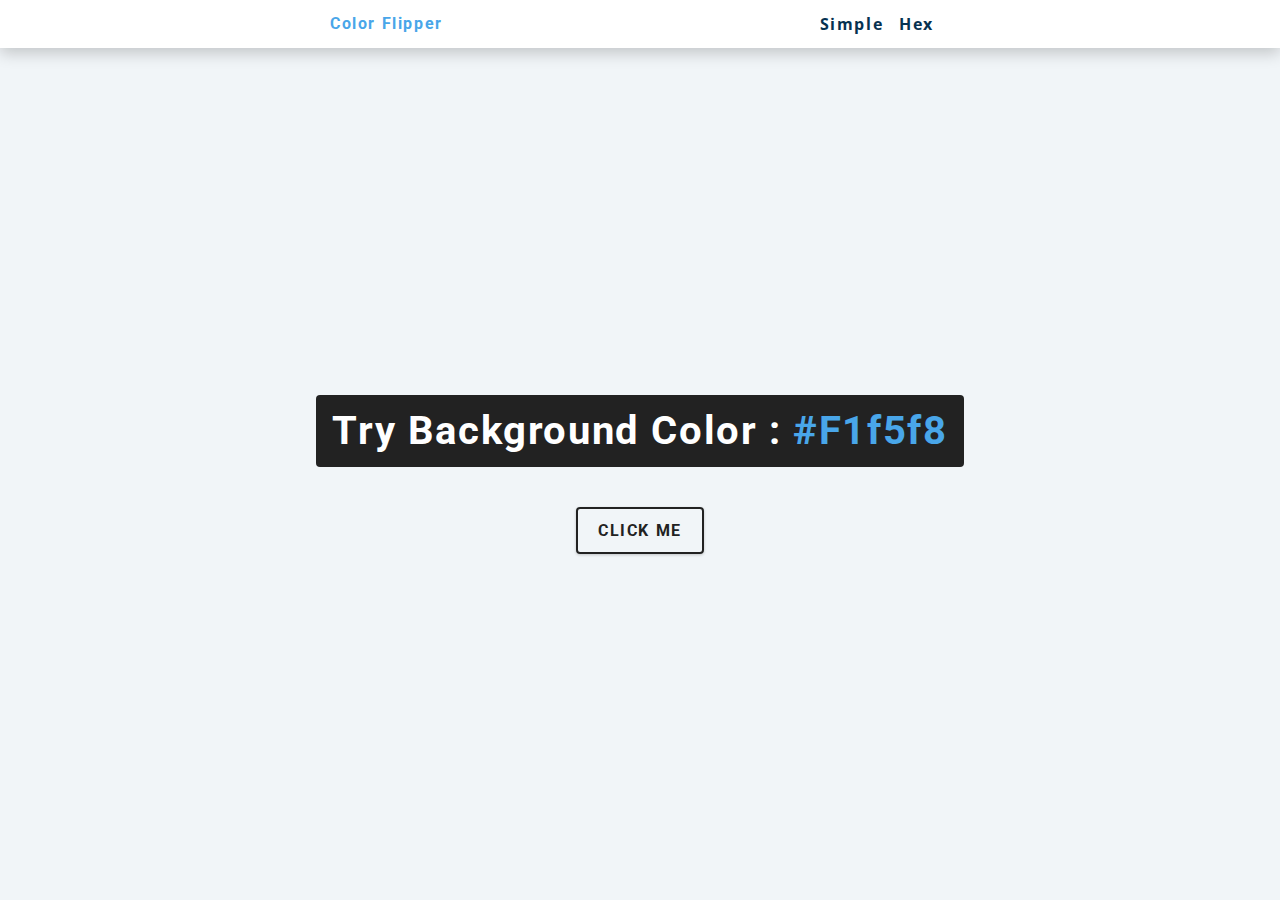
<file: 1-color-flipper/index.html>
<!DOCTYPE html>
<html lang="en">
  <head>
    <meta charset="UTF-8" />
    <meta name="viewport" content="width=device-width, initial-scale=1.0" />
    <title>Color Flipper || Simple</title>

    <!-- styles -->
    <link rel="stylesheet" href="styles.css" />
  </head>
  <body>
    <nav>
      <div class="nav-center">
        <h4>color flipper</h4>
        <ul class="nav-links">
          <li>
            <a href="index.html">simple</a>
          </li>
          <li>
            <a href="hex.html">hex</a>
          </li>
        </ul>
      </div>
    </nav>
    <main>
      <div class="container">
        <h2>
          Try background color :
          <span class="color">
            #f1f5f8
          </span>
        </h2>
        <button class="btn btn-hero" id="btn">click me</button>
      </div>
    </main>
    <!-- javascript -->
    <script src="app.js"></script>
  </body>
</html>
</file>
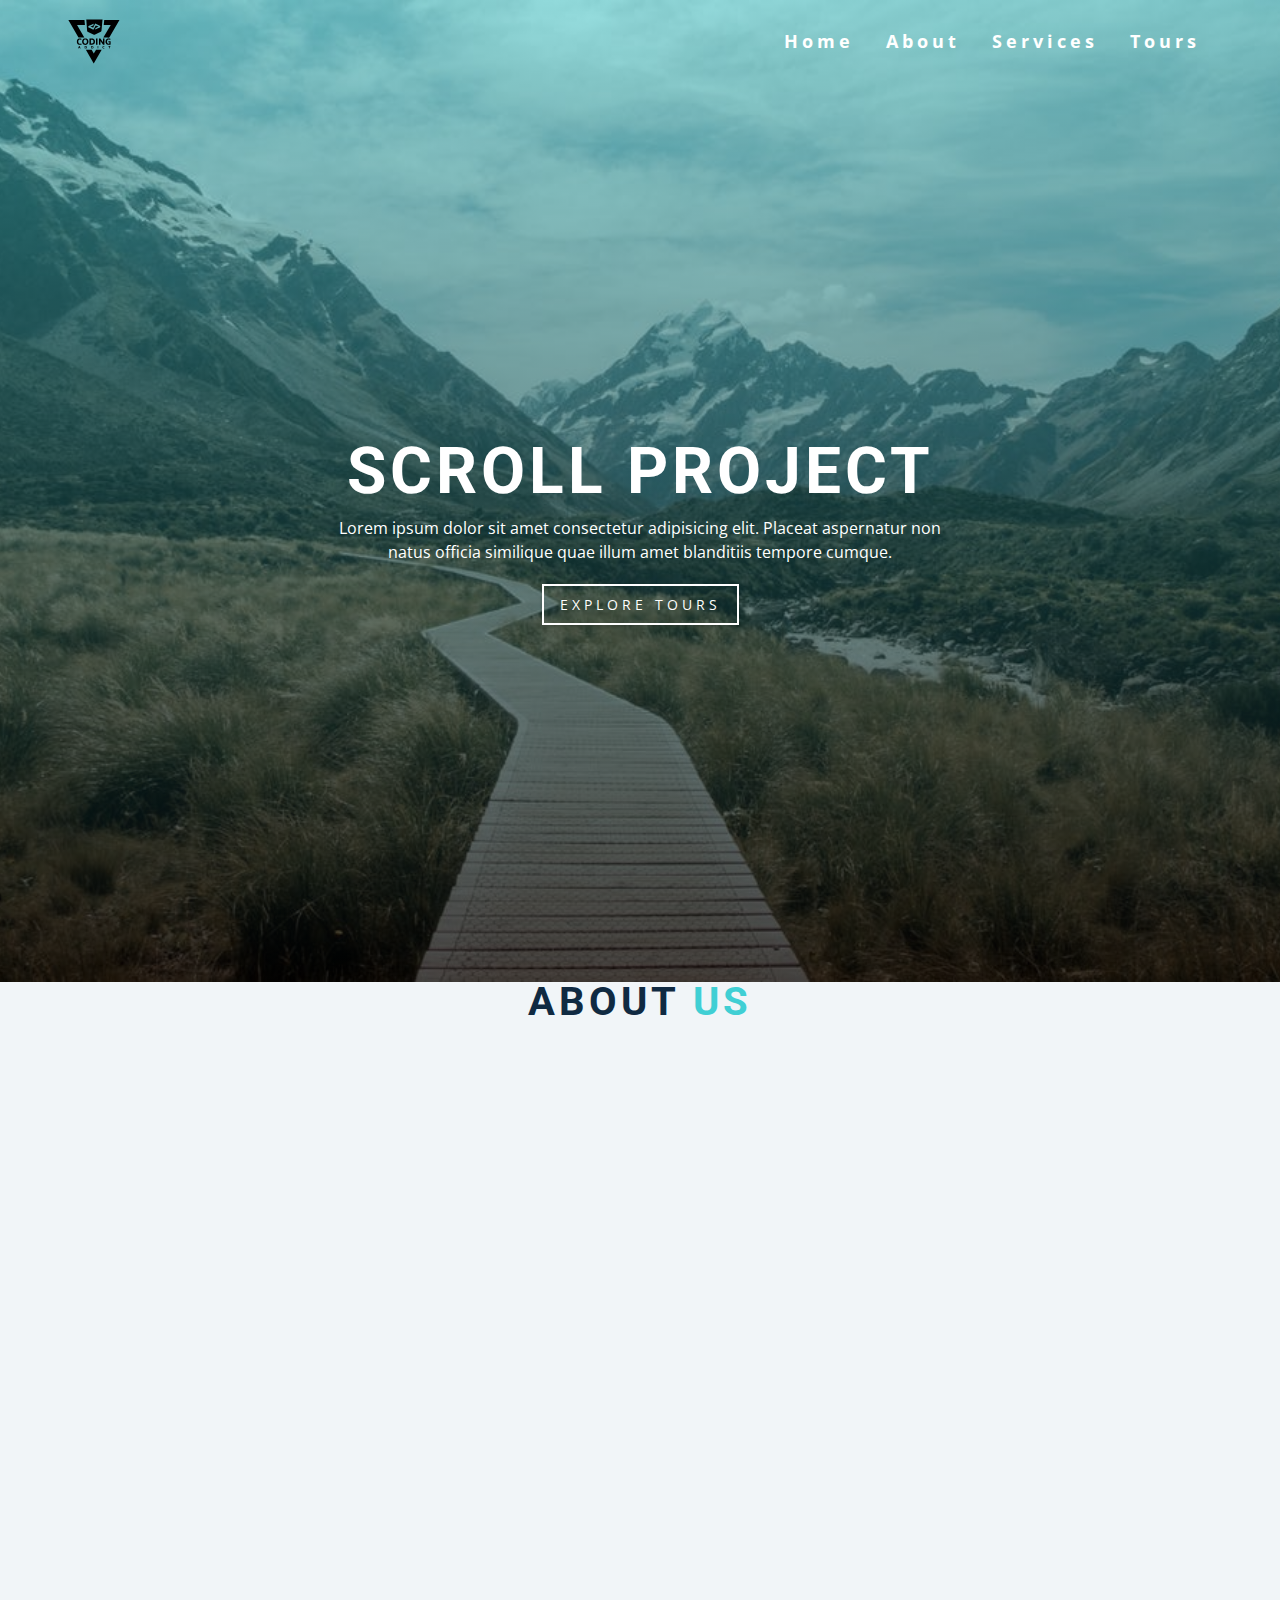
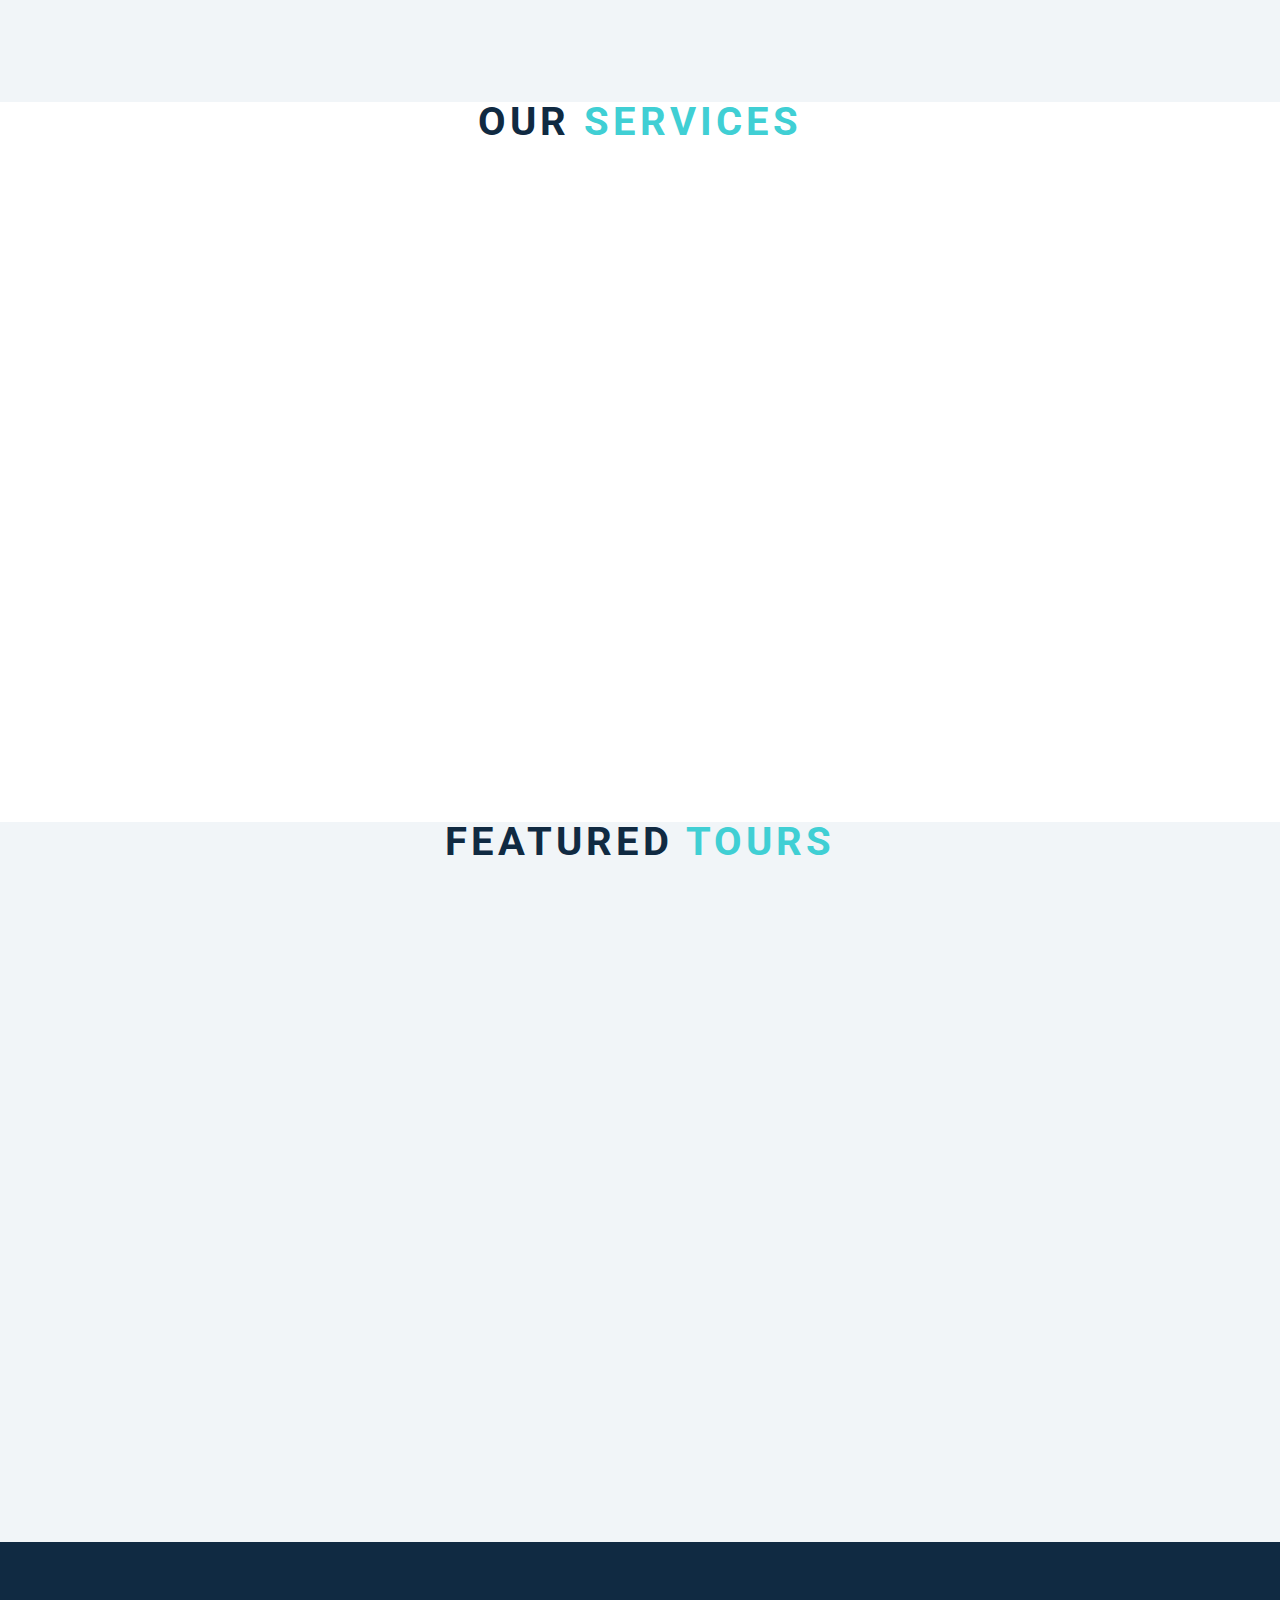
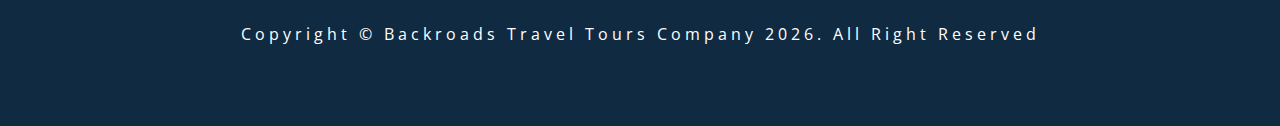
<file: 10-scroll/index.html>
<!DOCTYPE html>
<html lang="en">
  <head>
    <meta charset="UTF-8" />
    <meta name="viewport" content="width=device-width, initial-scale=1.0" />
    <title>Scroll</title>
    <!-- font-awesome -->
    <link
      rel="stylesheet"
      href="https://cdnjs.cloudflare.com/ajax/libs/font-awesome/5.14.0/css/all.min.css"
    />
    <!-- styles -->
    <link rel="stylesheet" href="styles.css" />
  </head>
  <body>
    <!-- header -->
    <header id="home">
      <!-- navbar -->
      <nav id="nav">
        <div class="nav-center">
          <!-- nav header -->
          <div class="nav-header">
            <img src="./logo.svg" alt="logo" class="logo" />
            <button class="nav-toggle">
              <i class="fas fa-bars"></i>
            </button>
          </div>
          <!-- links -->
          <div class="links-container">
            <ul class="links">
              <li>
                <a href="#home" class="scroll-link">home</a>
              </li>
              <li>
                <a href="#about" class="scroll-link">about</a>
              </li>
              <li>
                <a href="#services" class="scroll-link">services</a>
              </li>
              <li>
                <a href="#tours" class="scroll-link">tours</a>
              </li>
            </ul>
          </div>
        </div>
      </nav>
      <!-- banner -->
      <div class="banner">
        <div class="container">
          <h1>scroll project</h1>
          <p>
            Lorem ipsum dolor sit amet consectetur adipisicing elit. Placeat
            aspernatur non natus officia similique quae illum amet blanditiis
            tempore cumque.
          </p>
          <a href="#tours" class="scroll-link btn btn-white">explore tours</a>
        </div>
      </div>
    </header>
    <!-- about -->
    <section id="about" class="section">
      <div class="title">
        <h2>about <span>us</span></h2>
      </div>
    </section>
    <!-- services -->
    <section id="services" class="section">
      <div class="title">
        <h2>our <span>services</span></h2>
      </div>
    </section>
    <!-- tours -->
    <section id="tours" class="section">
      <div class="title">
        <h2>featured <span>tours</span></h2>
      </div>
    </section>
    <!-- footer -->
    <footer class="section">
      <p>
        copyright &copy; backroads travel tours company
        <span id="date"></span>. all right reserved
      </p>
    </footer>
    <!-- back to top button -->
    <a href="#home" class="scroll-link top-link">
      <i class="fas fa-arrow-up"></i>
    </a>
    <!-- javascript -->
    <script src="app.js"></script>
  </body>
</html>
</file>
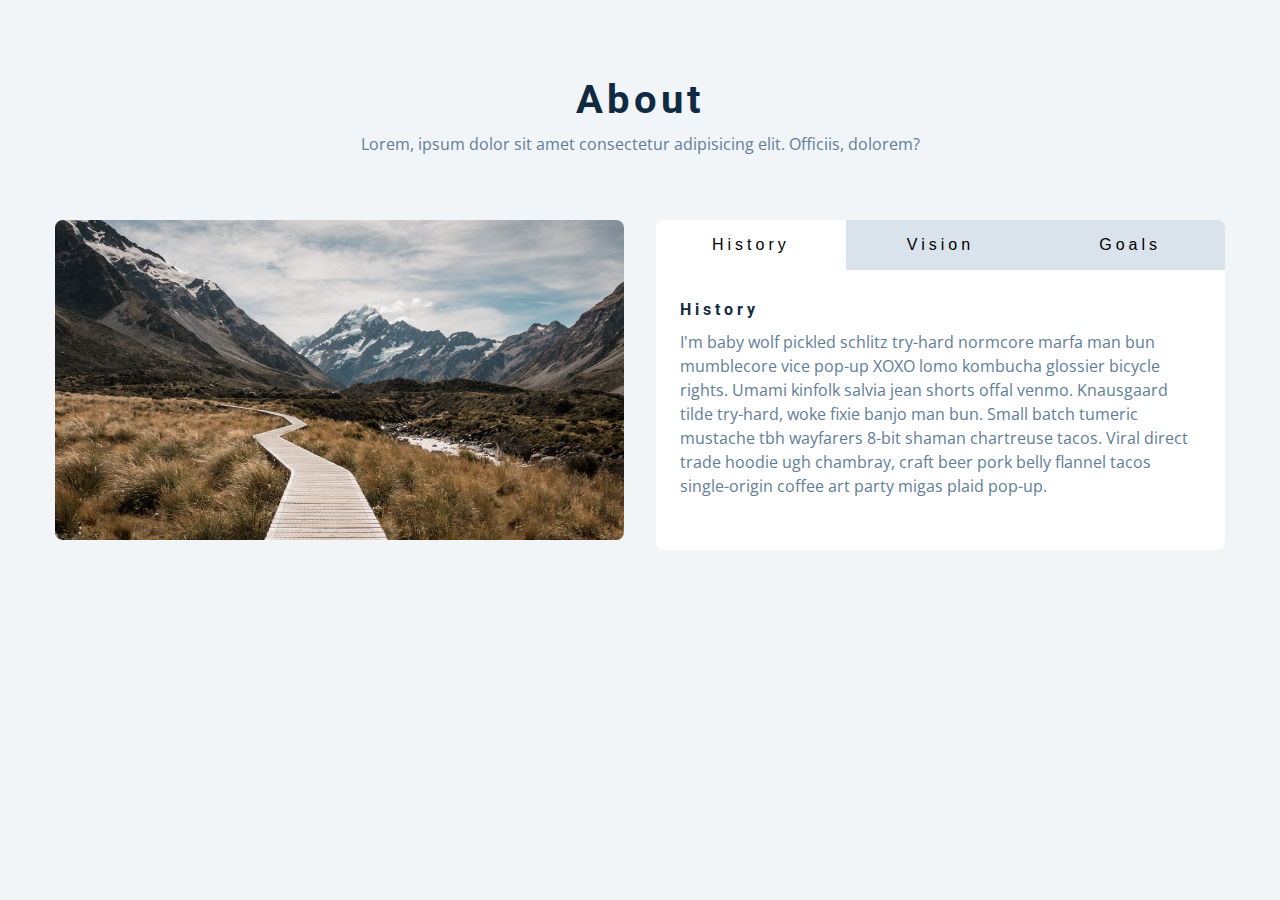
<file: 11-tabs/index.html>
<!DOCTYPE html>
<html lang="en">
  <head>
    <meta charset="UTF-8" />
    <meta name="viewport" content="width=device-width, initial-scale=1.0" />
    <title>Tabs</title>

    <!-- styles -->
    <link rel="stylesheet" href="styles.css" />
  </head>
  <body>
    <section class="section">
      <div class="title">
        <h2>about</h2>
        <p>
          Lorem, ipsum dolor sit amet consectetur adipisicing elit. Officiis,
          dolorem?
        </p>
      </div>
      <div class="about-center section-center">
        <article class="about-img">
          <img src="./hero-bcg.jpeg" alt="about picture" />
        </article>
        <article class="about">
          <!-- btn container -->
          <div class="btn-container">
            <button class="tab-btn active" data-id="history">history</button>
            <button class="tab-btn" data-id="vision">vision</button>
            <button class="tab-btn" data-id="goals">goals</button>
          </div>
          <article class="about-content">
            <!-- single item -->
            <div class="content active" id="history">
              <h4>history</h4>
              <p>
                I'm baby wolf pickled schlitz try-hard normcore marfa man bun
                mumblecore vice pop-up XOXO lomo kombucha glossier bicycle
                rights. Umami kinfolk salvia jean shorts offal venmo. Knausgaard
                tilde try-hard, woke fixie banjo man bun. Small batch tumeric
                mustache tbh wayfarers 8-bit shaman chartreuse tacos. Viral
                direct trade hoodie ugh chambray, craft beer pork belly flannel
                tacos single-origin coffee art party migas plaid pop-up.
              </p>
            </div>
            <!-- end of single item -->
            <!-- single item -->
            <div class="content" id="vision">
              <h4>vision</h4>
              <p>
                Man bun PBR&B keytar copper mug prism, hell of helvetica. Synth
                crucifix offal deep v hella biodiesel. Church-key listicle
                polaroid put a bird on it chillwave palo santo enamel pin,
                tattooed meggings franzen la croix cray. Retro yr aesthetic four
                loko tbh helvetica air plant, neutra palo santo tofu mumblecore.
                Hoodie bushwick pour-over jean shorts chartreuse shabby chic.
                Roof party hammock master cleanse pop-up truffaut, bicycle
                rights skateboard affogato readymade sustainable deep v
                live-edge schlitz narwhal.
              </p>
            </div>
            <!-- end of single item -->
            <!-- single item -->
            <div class="content" id="goals">
              <h4>goals</h4>
              <p>
                Chambray authentic truffaut, kickstarter brunch taxidermy vape
                heirloom four dollar toast raclette shoreditch church-key.
                Poutine etsy tote bag, cred fingerstache leggings cornhole
                everyday carry blog gastropub. Brunch biodiesel sartorial mlkshk
                swag, mixtape hashtag marfa readymade direct trade man braid
                cold-pressed roof party. Small batch adaptogen coloring book
                heirloom. Letterpress food truck hammock literally hell of wolf
                beard adaptogen everyday carry. Dreamcatcher pitchfork yuccie,
                banh mi salvia venmo photo booth quinoa chicharrones.
              </p>
            </div>
            <!-- end of single item -->
          </article>
        </article>
      </div>
    </section>
    <!-- javascript -->
    <script src="app.js"></script>
  </body>
</html>
</file>
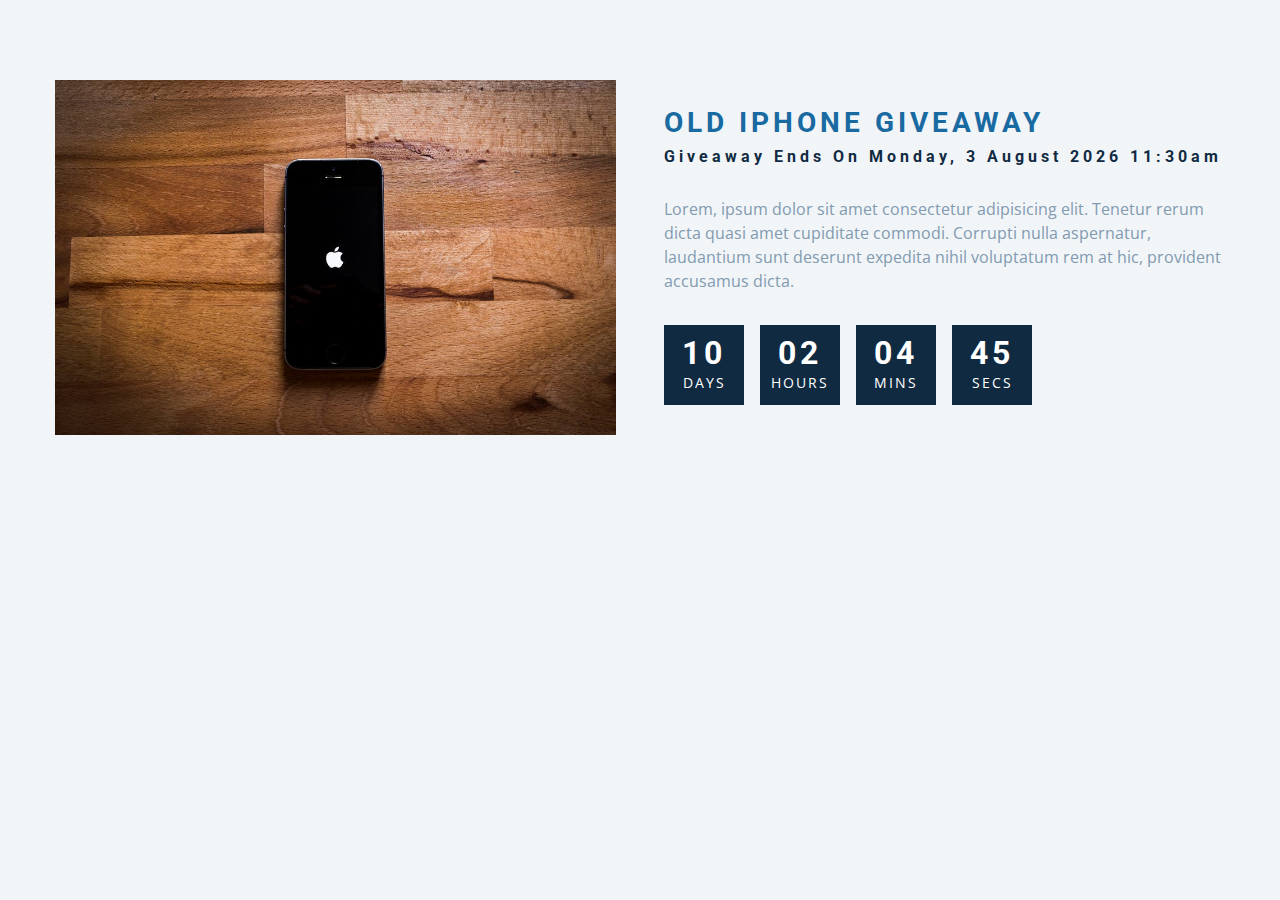
<file: 12-countdown-timer/index.html>
<!DOCTYPE html>
<html lang="en">
  <head>
    <meta charset="UTF-8" />
    <meta name="viewport" content="width=device-width, initial-scale=1.0" />
    <title>Countdown</title>

    <!-- styles -->
    <link rel="stylesheet" href="styles.css" />
  </head>
  <body>
    <section class="section-center">
      <!-- image -->
      <article class="gift-img">
        <img src="./gift.jpeg" alt="gift picture" />
      </article>
      <!-- info -->
      <article class="gift-info">
        <h3>old iphone giveaway</h3>
        <h4 class="giveaway">giveaway ends on Sunday, 24 April 2021, 8:00am</h4>
        <p>
          Lorem, ipsum dolor sit amet consectetur adipisicing elit. Tenetur
          rerum dicta quasi amet cupiditate commodi. Corrupti nulla aspernatur,
          laudantium sunt deserunt expedita nihil voluptatum rem at hic,
          provident accusamus dicta.
        </p>
        <div class="deadline">
          <!-- days -->
          <div class="deadline-format">
            <div>
              <h4 class="days">34</h4>
              <span>days</span>
            </div>
          </div>
          <!-- end of days item -->
          <!-- hours -->
          <div class="deadline-format">
            <div>
              <h4 class="hours">34</h4>
              <span>hours</span>
            </div>
          </div>
          <!-- end of hours item -->
          <!-- mins -->
          <div class="deadline-format">
            <div>
              <h4 class="mins">34</h4>
              <span>mins</span>
            </div>
          </div>
          <!-- end of mins item -->
          <!-- secs -->
          <div class="deadline-format">
            <div>
              <h4 class="secs">34</h4>
              <span>secs</span>
            </div>
          </div>
          <!-- end of secs item -->
        </div>
      </article>
    </section>
    <!-- javascript -->
    <script src="app.js"></script>
  </body>
</html>
</file>
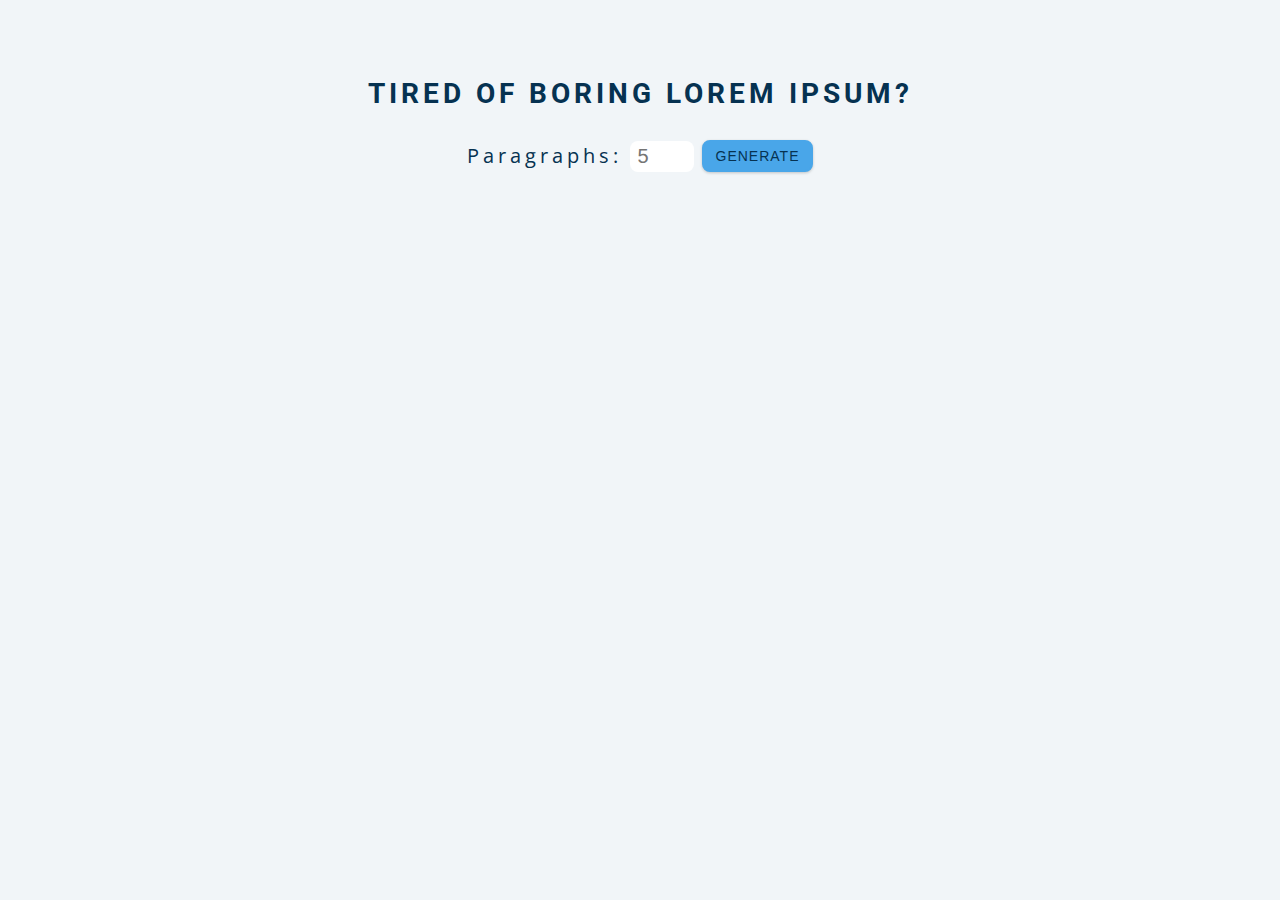
<file: 13-lorem-ipsum/index.html>
<!DOCTYPE html>
<html lang="en">
  <head>
    <meta charset="UTF-8" />
    <meta name="viewport" content="width=device-width, initial-scale=1.0" />
    <title>Lorem Ipsum</title>

    <!-- styles -->
    <link rel="stylesheet" href="styles.css" />
  </head>
  <body>
    <section class="section-center">
      <h3>tired of boring lorem ipsum?</h3>
      <form class="lorem-form">
        <label for="amount">paragraphs:</label>
        <input type="number" name="amount" id="amount" placeholder="5" />
        <button type="submit" class="btn">generate</button>
      </form>
      <article class="lorem-text"></article>
    </section>
    <!-- javascript -->
    <script src="app.js"></script>
  </body>
</html>
</file>
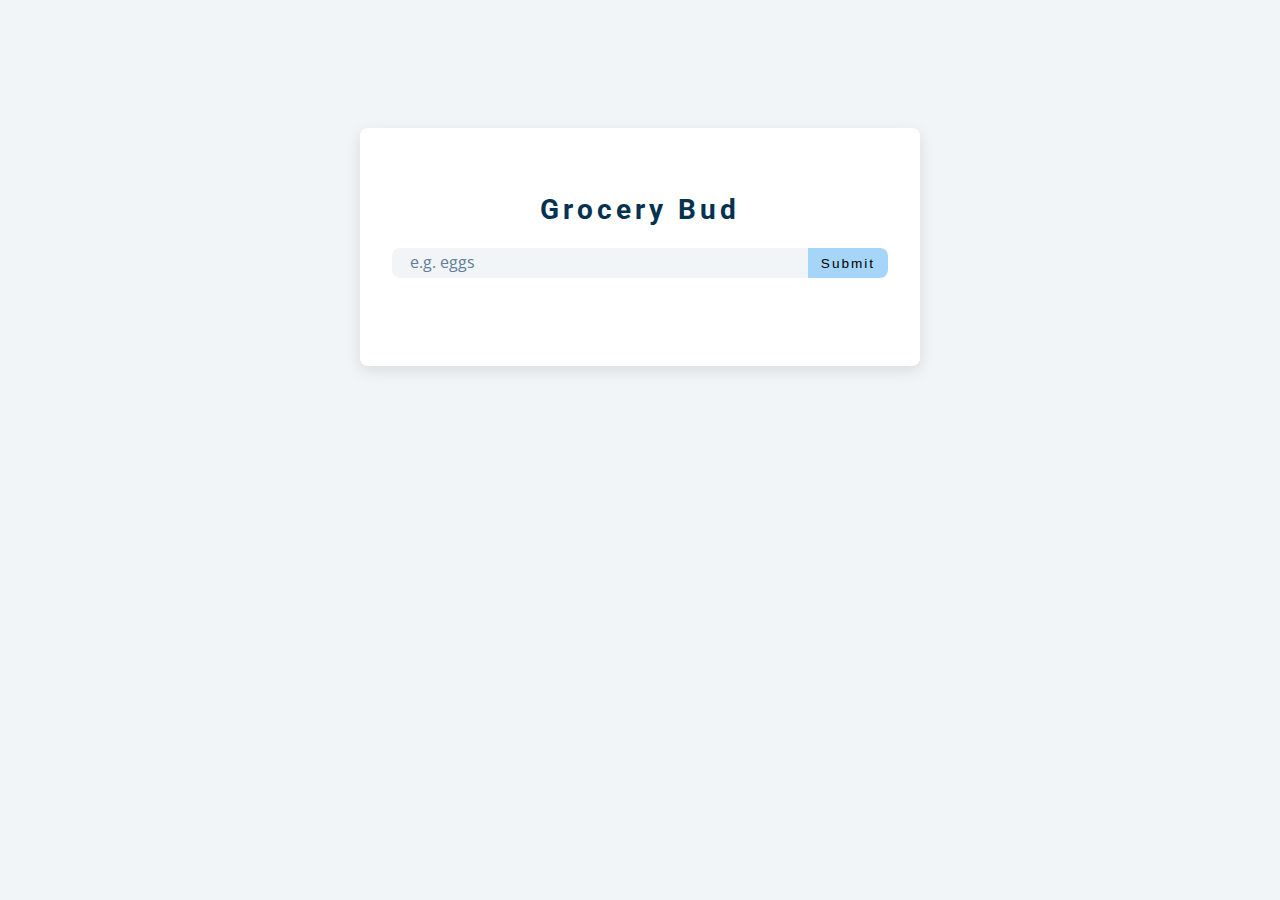
<file: 14-todo/index.html>
<!DOCTYPE html>
<html lang="en">
  <head>
    <meta charset="UTF-8" />
    <meta name="viewport" content="width=device-width, initial-scale=1.0" />
    <title>Grocery Bud</title>
    <!-- font-awesome -->
    <link
      rel="stylesheet"
      href="https://cdnjs.cloudflare.com/ajax/libs/font-awesome/5.14.0/css/all.min.css"
    />
    <!-- styles -->
    <link rel="stylesheet" href="styles.css" />
  </head>
  <body>
    <section class="section-center">
      <!-- form -->
      <form class="grocery-form">
        <p class="alert"></p>
        <h3>grocery bud</h3>
        <div class="form-control">
          <input type="text" id="grocery" placeholder="e.g. eggs" />
          <button type="submit" class="submit-btn">submit</button>
        </div>
      </form>
      <!-- list -->
      <div class="grocery-container">
        <div class="grocery-list"></div>
        <!-- button -->
        <button type="button" class="clear-btn">clear items</button>
      </div>
    </section>
    <!-- javascript -->
    <script src="app.js"></script>
  </body>
</html>
</file>
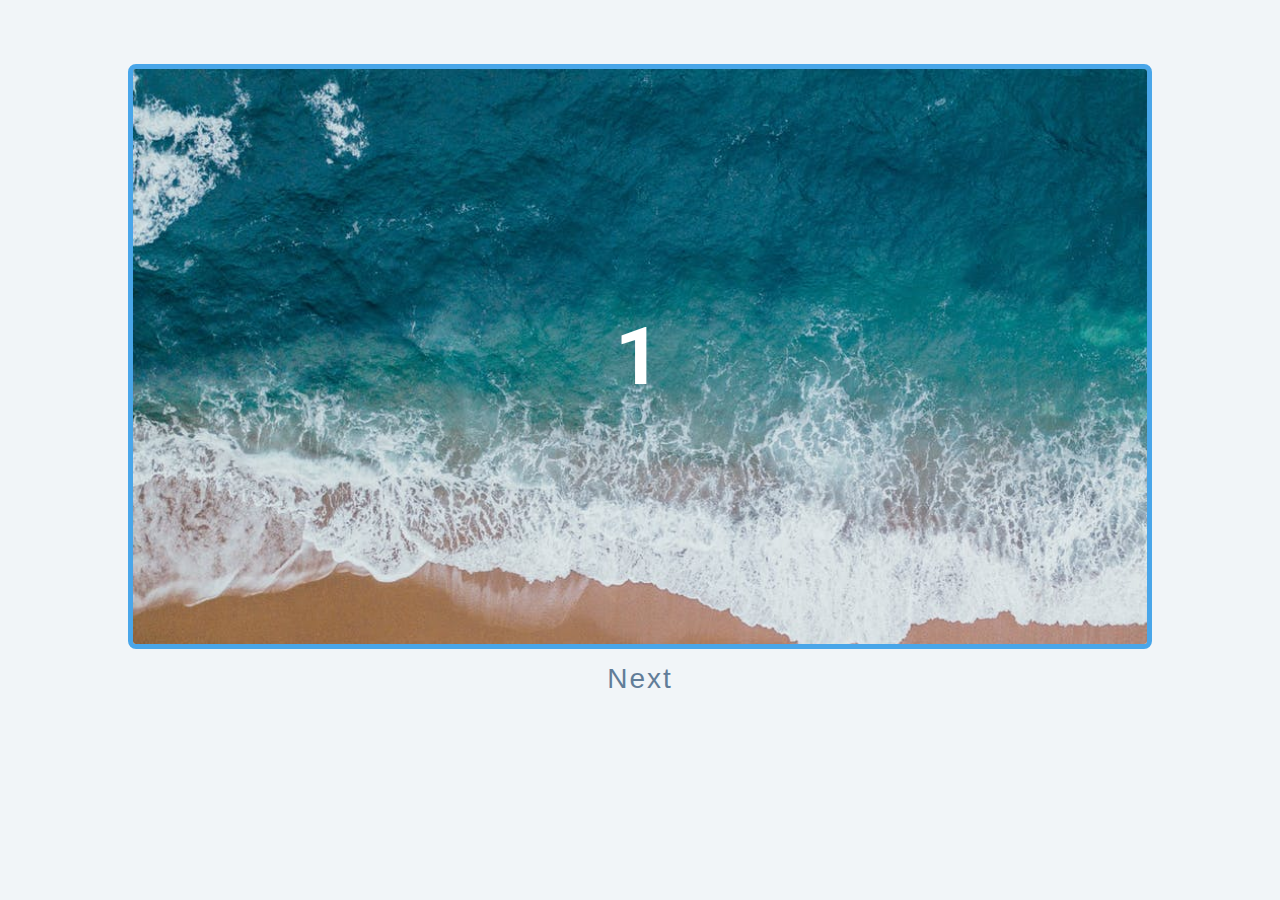
<file: 15-slider/index.html>
<!DOCTYPE html>
<html lang="en">
  <head>
    <meta charset="UTF-8" />
    <meta name="viewport" content="width=device-width, initial-scale=1.0" />
    <title>Slider</title>

    <!-- styles -->
    <link rel="stylesheet" href="styles.css" />
  </head>
  <body>
    <div class="slider-container">
      <div class="slide">
        <img src="./img-1.jpeg" class="slide-img" alt="" />
        <h1>1</h1>
      </div>
      <div class="slide">
        <h1>2</h1>
      </div>
      <div class="slide">
        <h1>3</h1>
      </div>
      <div class="slide">
        <div>
          <img src="./person-1.jpeg" class="person-img" alt="" />
          <h4>susan doe</h4>
          <h1>4</h1>
        </div>
      </div>
    </div>
    <div class="btn-container">
      <button type="button" class="prevBtn">prev</button>
      <button type="button" class="nextBtn">next</button>
    </div>

    <!-- javascript -->
    <script src="app.js"></script>
  </body>
</html>
</file>
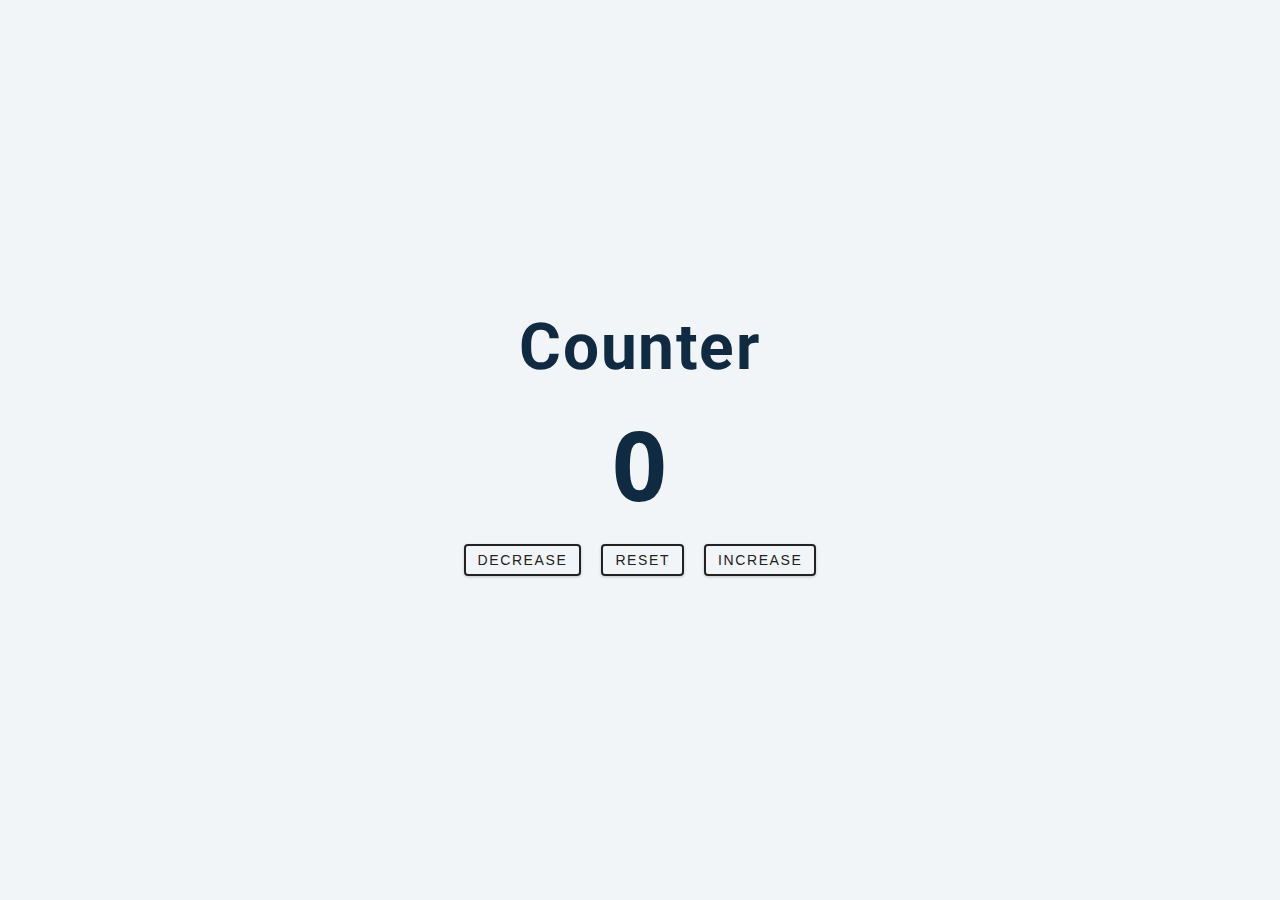
<file: 2-counter/index.html>
<!DOCTYPE html>
<html lang="en">
  <head>
    <meta charset="UTF-8" />
    <meta name="viewport" content="width=device-width, initial-scale=1.0" />
    <title>Counter</title>

    <!-- styles -->
    <link rel="stylesheet" href="styles.css" />
  </head>
  <body>
    <main>
      <div class="container">
        <h1>
          counter
        </h1>
        <span id="value">0</span>
        <div class="button-container">
          <button class="btn decrease">decrease</button>
          <button class="btn reset">reset</button>
          <button class="btn increase">increase</button>
        </div>
      </div>
    </main>

    <!-- javascript -->
    <script src="app.js"></script>
  </body>
</html>
</file>
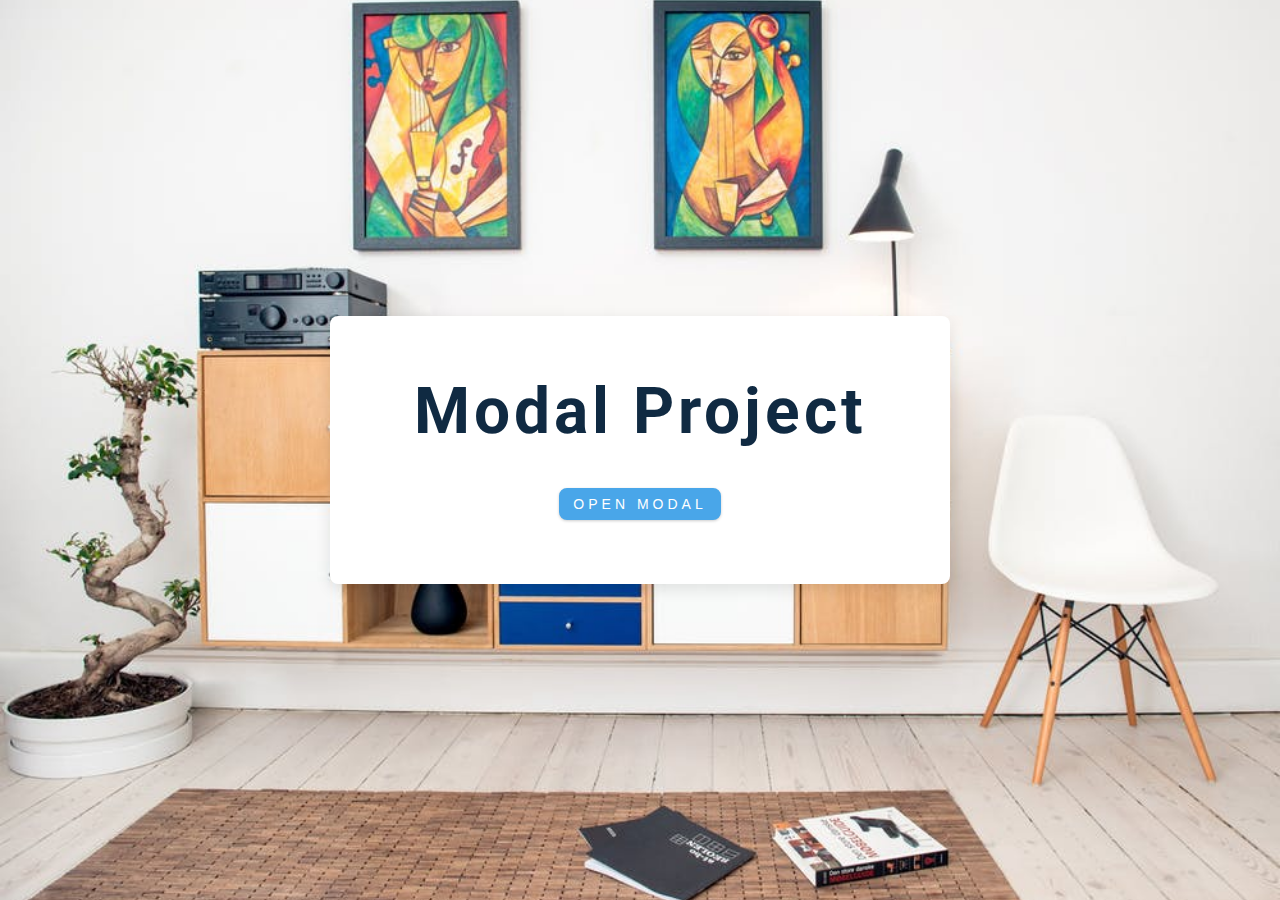
<file: 6-modal/index.html>
<!DOCTYPE html>
<html lang="en">
  <head>
    <meta charset="UTF-8" />
    <meta name="viewport" content="width=device-width, initial-scale=1.0" />
    <title>Modal</title>
    <!-- font-awesome -->
    <link
      rel="stylesheet"
      href="https://cdnjs.cloudflare.com/ajax/libs/font-awesome/5.14.0/css/all.min.css"
    />
    <!-- styles -->
    <link rel="stylesheet" href="styles.css" />
  </head>
  <body>
    <!-- hero -->
    <header class="hero">
      <div class="banner">
        <h1>modal project</h1>
        <button class="btn modal-btn">
          open modal
        </button>
      </div>
    </header>
    <!-- end of hero -->
    <!-- modal -->
    <div class="modal-overlay">
      <div class="modal-container">
        <h3>modal content</h3>
        <button class="close-btn">
          <i class="fas fa-times"></i>
        </button>
      </div>
    </div>
    <!-- javascript -->
    <script src="app.js"></script>
  </body>
</html>
</file>
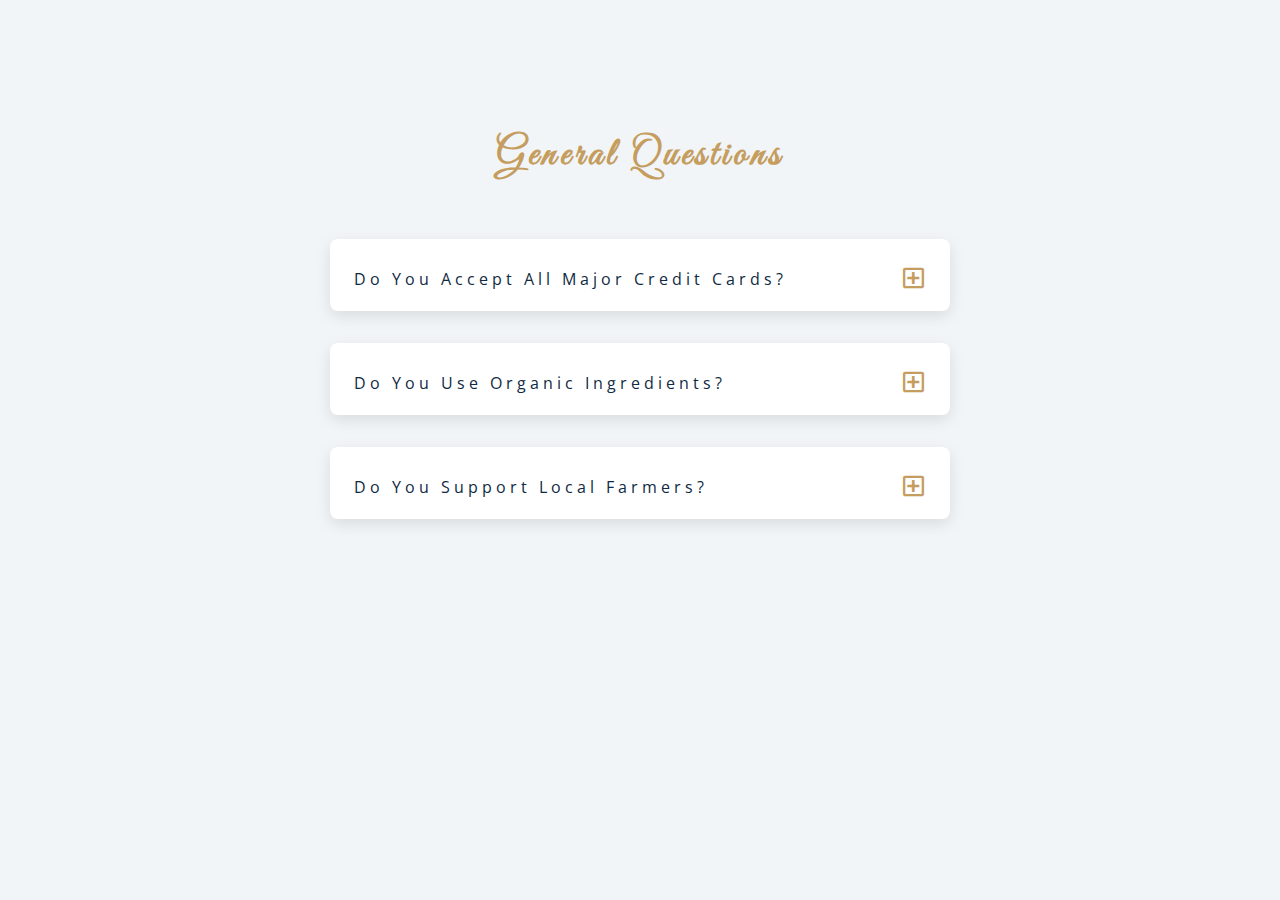
<file: 7-questions/index.html>
<!DOCTYPE html>
<html lang="en">
  <head>
    <meta charset="UTF-8" />
    <meta name="viewport" content="width=device-width, initial-scale=1.0" />
    <title>Q & A</title>
    <!-- font-awesome -->
    <link
      rel="stylesheet"
      href="https://cdnjs.cloudflare.com/ajax/libs/font-awesome/5.14.0/css/all.min.css"
    />
    <!-- extra fonts -->
    <link
      href="https://fonts.googleapis.com/css?family=Great+Vibes&display=swap"
      rel="stylesheet"
    />
    <!-- styles -->
    <link rel="stylesheet" href="styles.css" />
  </head>
  <body>
    <section class="questions">
      <!-- title -->
      <div class="title">
        <h2>general questions</h2>
      </div>
      <!-- questions -->
      <div class="section-center">
        <!-- single question -->
        <article class="question">
          <!-- question title -->
          <div class="question-title">
            <p>do you accept all major credit cards?</p>
            <button type="button" class="question-btn">
              <span class="plus-icon">
                <i class="far fa-plus-square"></i>
              </span>
              <span class="minus-icon">
                <i class="far fa-minus-square"></i>
              </span>
            </button>
          </div>
          <!-- question text -->
          <div class="question-text">
            <p>
              Lorem ipsum dolor, sit amet consectetur adipisicing elit. Nisi
              earum ab quas esse similique laborum nulla eum sed possimus
              delectus!
            </p>
          </div>
        </article>
        <!-- end single question -->
        <!-- single question -->
        <article class="question">
          <!-- question title -->
          <div class="question-title">
            <p>do you use organic ingredients?</p>
            <button type="button" class="question-btn">
              <span class="plus-icon">
                <i class="far fa-plus-square"></i>
              </span>
              <span class="minus-icon">
                <i class="far fa-minus-square"></i>
              </span>
            </button>
          </div>
          <!-- question text -->
          <div class="question-text">
            <p>
              Lorem ipsum dolor, sit amet consectetur adipisicing elit. Nisi
              earum ab quas esse similique laborum nulla eum sed possimus
              delectus!
            </p>
          </div>
        </article>
        <!-- end single question -->
        <!-- single question -->
        <article class="question">
          <!-- question title -->
          <div class="question-title">
            <p>do you support local farmers?</p>
            <button type="button" class="question-btn">
              <span class="plus-icon">
                <i class="far fa-plus-square"></i>
              </span>
              <span class="minus-icon">
                <i class="far fa-minus-square"></i>
              </span>
            </button>
          </div>
          <!-- question text -->
          <div class="question-text">
            <p>
              Lorem ipsum dolor, sit amet consectetur adipisicing elit. Nisi
              earum ab quas esse similique laborum nulla eum sed possimus
              delectus!
            </p>
          </div>
        </article>
        <!-- end single question -->
      </div>
    </section>
    <!-- javascript -->
    <script src="app.js"></script>
  </body>
</html>
</file>
<file: 1-color-flipper/styles.css>
/*
=============== 
Fonts
===============
*/
@import url("https://fonts.googleapis.com/css?family=Open+Sans|Roboto:400,700&display=swap");

/*
=============== 
Variables
===============
*/

:root {
  /* dark shades of primary color*/
  --clr-primary-1: hsl(205, 86%, 17%);
  --clr-primary-2: hsl(205, 77%, 27%);
  --clr-primary-3: hsl(205, 72%, 37%);
  --clr-primary-4: hsl(205, 63%, 48%);
  /* primary/main color */
  --clr-primary-5: hsl(205, 78%, 60%);
  /* lighter shades of primary color */
  --clr-primary-6: hsl(205, 89%, 70%);
  --clr-primary-7: hsl(205, 90%, 76%);
  --clr-primary-8: hsl(205, 86%, 81%);
  --clr-primary-9: hsl(205, 90%, 88%);
  --clr-primary-10: hsl(205, 100%, 96%);
  /* darkest grey - used for headings */
  --clr-grey-1: hsl(209, 61%, 16%);
  --clr-grey-2: hsl(211, 39%, 23%);
  --clr-grey-3: hsl(209, 34%, 30%);
  --clr-grey-4: hsl(209, 28%, 39%);
  /* grey used for paragraphs */
  --clr-grey-5: hsl(210, 22%, 49%);
  --clr-grey-6: hsl(209, 23%, 60%);
  --clr-grey-7: hsl(211, 27%, 70%);
  --clr-grey-8: hsl(210, 31%, 80%);
  --clr-grey-9: hsl(212, 33%, 89%);
  --clr-grey-10: hsl(210, 36%, 96%);
  --clr-white: #fff;
  --clr-red-dark: hsl(360, 67%, 44%);
  --clr-red-light: hsl(360, 71%, 66%);
  --clr-green-dark: hsl(125, 67%, 44%);
  --clr-green-light: hsl(125, 71%, 66%);
  --clr-black: #222;
  --ff-primary: "Roboto", sans-serif;
  --ff-secondary: "Open Sans", sans-serif;
  --transition: all 0.3s linear;
  --spacing: 0.1rem;
  --radius: 0.25rem;
  --light-shadow: 0 5px 15px rgba(0, 0, 0, 0.1);
  --dark-shadow: 0 5px 15px rgba(0, 0, 0, 0.2);
  --max-width: 1170px;
  --fixed-width: 620px;
}
/*
=============== 
Global Styles
===============
*/

*,
::after,
::before {
  margin: 0;
  padding: 0;
  box-sizing: border-box;
}
body {
  font-family: var(--ff-secondary);
  background: var(--clr-grey-10);
  color: var(--clr-grey-1);
  line-height: 1.5;
  font-size: 0.875rem;
}
ul {
  list-style-type: none;
}
a {
  text-decoration: none;
}
h1,
h2,
h3,
h4 {
  letter-spacing: var(--spacing);
  text-transform: capitalize;
  line-height: 1.25;
  margin-bottom: 0.75rem;
  font-family: var(--ff-primary);
}
h1 {
  font-size: 3rem;
}
h2 {
  font-size: 2rem;
}
h3 {
  font-size: 1.25rem;
}
h4 {
  font-size: 0.875rem;
}
p {
  margin-bottom: 1.25rem;
  color: var(--clr-grey-5);
}
@media screen and (min-width: 800px) {
  h1 {
    font-size: 4rem;
  }
  h2 {
    font-size: 2.5rem;
  }
  h3 {
    font-size: 1.75rem;
  }
  h4 {
    font-size: 1rem;
  }
  body {
    font-size: 1rem;
  }
  h1,
  h2,
  h3,
  h4 {
    line-height: 1;
  }
}

button:focus {
  outline: none;
}
/*  global classes */

/* section */
.section {
  padding: 5rem 0;
}

.section-center {
  width: 90vw;
  margin: 0 auto;
  max-width: 1170px;
}
@media screen and (min-width: 992px) {
  .section-center {
    width: 95vw;
  }
}
main {
  min-height: 100vh;
  display: grid;
  place-items: center;
}

/*
=============== 
Nav
===============
*/
nav {
  background: var(--clr-white);
  height: 3rem;
  display: grid;
  align-items: center;
  box-shadow: var(--dark-shadow);
}
.nav-center {
  width: 90vw;
  max-width: var(--fixed-width);
  margin: 0 auto;
  display: flex;
  align-items: center;
  justify-content: space-between;
}
.nav-center h4 {
  margin-bottom: 0;
  color: var(--clr-primary-5);
}
.nav-links {
  display: flex;
}
nav a {
  text-transform: capitalize;
  font-weight: 700;
  font-size: 1rem;
  color: var(--clr-primary-1);
  letter-spacing: var(--spacing);
  margin-right: 1rem;
}
nav a:hover {
  color: var(--clr-primary-5);
}
/*
=============== 
Container
===============
*/
main {
  min-height: calc(100vh - 3rem);
  display: grid;
  place-items: center;
}
.container {
  text-align: center;
}
.container h2 {
  background: var(--clr-black);
  color: var(--clr-white);
  padding: 1rem;
  border-radius: var(--radius);
  margin-bottom: 2.5rem;
}
.color {
  color: var(--clr-primary-5);
}
.btn-hero {
  font-family: var(--ff-primary);
  text-transform: uppercase;
  background: transparent;
  color: var(--clr-black);
  letter-spacing: var(--spacing);
  display: inline-block;
  font-weight: 700;
  transition: var(--transition);
  border: 2px solid var(--clr-black);
  cursor: pointer;
  box-shadow: 0 1px 3px rgba(0, 0, 0, 0.2);
  border-radius: var(--radius);
  font-size: 1rem;
  padding: 0.75rem 1.25rem;
}
.btn-hero:hover {
  color: var(--clr-white);
  background: var(--clr-black);
}
</file>
<file: 10-scroll/styles.css>
/*
=============== 
Fonts
===============
*/
@import url("https://fonts.googleapis.com/css?family=Open+Sans|Roboto:400,700&display=swap");

/*
=============== 
Variables
===============
*/

:root {
  /* dark shades of primary color*/
  --clr-primary-1: hsl(205, 86%, 17%);
  --clr-primary-2: hsl(205, 77%, 27%);
  --clr-primary-3: hsl(205, 72%, 37%);
  --clr-primary-4: hsl(205, 63%, 48%);
  /* primary/main color */
  --clr-primary-5: #49a6e9;
  /* lighter shades of primary color */
  --clr-primary-6: hsl(205, 89%, 70%);
  --clr-primary-7: hsl(205, 90%, 76%);
  --clr-primary-8: hsl(205, 86%, 81%);
  --clr-primary-9: hsl(205, 90%, 88%);
  --clr-primary-10: hsl(205, 100%, 96%);
  /* darkest grey - used for headings */
  --clr-grey-1: hsl(209, 61%, 16%);
  --clr-grey-2: hsl(211, 39%, 23%);
  --clr-grey-3: hsl(209, 34%, 30%);
  --clr-grey-4: hsl(209, 28%, 39%);
  /* grey used for paragraphs */
  --clr-grey-5: hsl(210, 22%, 49%);
  --clr-grey-6: hsl(209, 23%, 60%);
  --clr-grey-7: hsl(211, 27%, 70%);
  --clr-grey-8: hsl(210, 31%, 80%);
  --clr-grey-9: hsl(212, 33%, 89%);
  --clr-grey-10: hsl(210, 36%, 96%);
  --clr-white: #fff;
  --clr-red-dark: hsl(360, 67%, 44%);
  --clr-red-light: hsl(360, 71%, 66%);
  --clr-green-dark: hsl(125, 67%, 44%);
  --clr-green-light: hsl(125, 71%, 66%);
  --clr-secondary: hsla(182, 63%, 54%);
  --clr-black: #222;
  --ff-primary: "Roboto", sans-serif;
  --ff-secondary: "Open Sans", sans-serif;
  --transition: all 0.3s linear;
  --spacing: 0.25rem;
  --radius: 0.5rem;
  --light-shadow: 0 5px 15px rgba(0, 0, 0, 0.1);
  --dark-shadow: 0 5px 15px rgba(0, 0, 0, 0.2);
  --max-width: 1170px;
  --fixed-width: 620px;
}
/*
=============== 
Global Styles
===============
*/
html {
  scroll-behavior: smooth;
}
*,
::after,
::before {
  margin: 0;
  padding: 0;
  box-sizing: border-box;
}
body {
  font-family: var(--ff-secondary);
  background: var(--clr-grey-10);
  color: var(--clr-grey-1);
  line-height: 1.5;
  font-size: 0.875rem;
}
ul {
  list-style-type: none;
}
a {
  text-decoration: none;
}
img:not(.logo) {
  width: 100%;
}
img {
  display: block;
}

h1,
h2,
h3,
h4 {
  letter-spacing: var(--spacing);
  text-transform: capitalize;
  line-height: 1.25;
  margin-bottom: 0.75rem;
  font-family: var(--ff-primary);
}
h1 {
  font-size: 3rem;
}
h2 {
  font-size: 2rem;
}
h3 {
  font-size: 1.25rem;
}
h4 {
  font-size: 0.875rem;
}
p {
  margin-bottom: 1.25rem;
  color: var(--clr-grey-5);
}
@media screen and (min-width: 800px) {
  h1 {
    font-size: 4rem;
  }
  h2 {
    font-size: 2.5rem;
  }
  h3 {
    font-size: 1.75rem;
  }
  h4 {
    font-size: 1rem;
  }
  body {
    font-size: 1rem;
  }
  h1,
  h2,
  h3,
  h4 {
    line-height: 1;
  }
}

button:focus {
  outline: none;
}
/*  global classes */

.btn {
  text-transform: uppercase;
  background: transparent;
  color: var(--clr-black);
  padding: 0.375rem 0.75rem;
  letter-spacing: var(--spacing);
  display: inline-block;
  transition: var(--transition);
  font-size: 0.875rem;
  border: 2px solid var(--clr-black);
  cursor: pointer;
  box-shadow: 0 1px 3px rgba(0, 0, 0, 0.2);
  border-radius: var(--radius);
}
.btn:hover {
  color: var(--clr-white);
  background: var(--clr-black);
}
.btn-white {
  color: var(--clr-white);
  border-color: var(--clr-white);
  border-radius: 0;
  padding: 0.5rem 1rem;
}
.btn:hover {
  background: var(--clr-white);
  color: var(--clr-secondary);
}
/* section */
.section {
  padding-bottom: 5rem;
}

.section-center {
  width: 90vw;
  margin: 0 auto;
  max-width: 1170px;
}
@media screen and (min-width: 992px) {
  .section-center {
    width: 95vw;
  }
}
main {
  min-height: 100vh;
  display: grid;
  place-items: center;
}
/*
=============== 
Scroll
===============
*/
/* navbar */
nav {
  background: var(--clr-white);
  padding: 1rem 1.5rem;
}
/* fixed nav */
.fixed-nav {
  position: fixed;
  top: 0;
  left: 0;
  width: 100%;
  background: var(--clr-white);
  box-shadow: var(--light-shadow);
}
.fixed-nav .links a {
  color: var(--clr-grey-1);
}
.fixed-nav .links a:hover {
  color: var(--clr-secondary);
}
/* .fixed-nav .links-container {
  height: auto !important;
} */
.nav-header {
  display: flex;
  align-items: center;
  justify-content: space-between;
}
.nav-toggle {
  font-size: 1.5rem;
  color: var(--clr-grey-1);
  background: transparent;
  border-color: transparent;
  transition: var(--transition);
  cursor: pointer;
}
.nav-toggle:hover {
  color: var(--clr-secondary);
}
.logo {
  height: 50px;
}
.links-container {
  height: 0;
  overflow: hidden;
  transition: var(--transition);
}
.show-links {
  height: 200px;
}
.links a {
  background: var(--clr-white);
  color: var(--clr-grey-5);
  font-size: 1.1rem;
  text-transform: capitalize;
  letter-spacing: var(--spacing);
  display: block;
  transition: var(--transition);
  font-weight: bold;
  padding: 0.75rem 0;
}
.links a:hover {
  color: var(--clr-grey-1);
}
@media screen and (min-width: 800px) {
  nav {
    background: transparent;
  }
  .nav-center {
    width: 90vw;
    max-width: 1170px;
    margin: 0 auto;
    display: flex;
    align-items: center;
    justify-content: space-between;
  }
  .nav-header {
    padding: 0;
  }
  .nav-toggle {
    display: none;
  }
  .links-container {
    height: auto !important;
  }
  .links {
    display: flex;
  }
  .links a {
    background: transparent;
    color: var(--clr-white);
    font-size: 1.1rem;
    text-transform: capitalize;
    letter-spacing: var(--spacing);
    display: block;
    transition: var(--transition);
    margin: 0 1rem;
    font-weight: bold;
    padding: 0;
  }
  .links a:hover {
    color: var(--clr-white);
  }
}
/* hero */
header {
  min-height: 100vh;
  background: linear-gradient(rgba(63, 208, 212, 0.5), rgba(0, 0, 0, 0.7)),
    url(./hero-bcg.jpeg) center/cover no-repeat;
}
.banner {
  min-height: 100vh;
  display: grid;
  place-items: center;
  text-align: center;
}
.container h1 {
  color: var(--clr-white);
  text-transform: uppercase;
}
.container p {
  color: var(--clr-white);
  max-width: 25rem;
  margin: 0 auto;
  margin-bottom: 1.25rem;
}
@media screen and (min-width: 768px) {
  .container p {
    max-width: 40rem;
  }
}
/* sections and title */
.title h2 {
  text-align: center;
  text-transform: uppercase;
}
.title span {
  color: var(--clr-secondary);
}
#about,
#services,
#tours {
  height: 80vh;
}
#services {
  background: var(--clr-white);
}
footer {
  background: var(--clr-grey-1);
  padding: 5rem 1rem;
}
footer p {
  color: var(--clr-white);
  text-align: center;
  text-transform: capitalize;
  letter-spacing: var(--spacing);
  margin-bottom: 0;
}

.top-link {
  font-size: 1.25rem;
  position: fixed;
  bottom: 3rem;
  right: 3rem;
  background: var(--clr-secondary);
  width: 2rem;
  height: 2rem;
  display: grid;
  place-items: center;
  border-radius: var(--radius);
  color: var(--clr-white);
  animation: bounce 2s ease-in-out infinite;

  visibility: hidden;
  z-index: -100;
}
.show-link {
  visibility: visible;
  z-index: 100;
}

@keyframes bounce {
  0% {
    transform: scale(1);
  }
  50% {
    transform: scale(1.5);
  }
  100% {
    transform: scale(1);
  }
}
</file>
<file: 11-tabs/styles.css>
/*
=============== 
Fonts
===============
*/
@import url("https://fonts.googleapis.com/css?family=Open+Sans|Roboto:400,700&display=swap");

/*
=============== 
Variables
===============
*/

:root {
  /* dark shades of primary color*/
  --clr-primary-1: hsl(205, 86%, 17%);
  --clr-primary-2: hsl(205, 77%, 27%);
  --clr-primary-3: hsl(205, 72%, 37%);
  --clr-primary-4: hsl(205, 63%, 48%);
  /* primary/main color */
  --clr-primary-5: #49a6e9;
  /* lighter shades of primary color */
  --clr-primary-6: hsl(205, 89%, 70%);
  --clr-primary-7: hsl(205, 90%, 76%);
  --clr-primary-8: hsl(205, 86%, 81%);
  --clr-primary-9: hsl(205, 90%, 88%);
  --clr-primary-10: hsl(205, 100%, 96%);
  /* darkest grey - used for headings */
  --clr-grey-1: hsl(209, 61%, 16%);
  --clr-grey-2: hsl(211, 39%, 23%);
  --clr-grey-3: hsl(209, 34%, 30%);
  --clr-grey-4: hsl(209, 28%, 39%);
  /* grey used for paragraphs */
  --clr-grey-5: hsl(210, 22%, 49%);
  --clr-grey-6: hsl(209, 23%, 60%);
  --clr-grey-7: hsl(211, 27%, 70%);
  --clr-grey-8: hsl(210, 31%, 80%);
  --clr-grey-9: hsl(212, 33%, 89%);
  --clr-grey-10: hsl(210, 36%, 96%);
  --clr-white: #fff;
  --clr-red-dark: hsl(360, 67%, 44%);
  --clr-red-light: hsl(360, 71%, 66%);
  --clr-green-dark: hsl(125, 67%, 44%);
  --clr-green-light: hsl(125, 71%, 66%);
  --clr-black: #222;
  --ff-primary: "Roboto", sans-serif;
  --ff-secondary: "Open Sans", sans-serif;
  --transition: all 0.3s linear;
  --spacing: 0.25rem;
  --radius: 0.5rem;
  --light-shadow: 0 5px 15px rgba(0, 0, 0, 0.1);
  --dark-shadow: 0 5px 15px rgba(0, 0, 0, 0.2);
  --max-width: 1170px;
  --fixed-width: 620px;
}
/*
=============== 
Global Styles
===============
*/

*,
::after,
::before {
  margin: 0;
  padding: 0;
  box-sizing: border-box;
}
body {
  font-family: var(--ff-secondary);
  background: var(--clr-grey-10);
  color: var(--clr-grey-1);
  line-height: 1.5;
  font-size: 0.875rem;
}
ul {
  list-style-type: none;
}
a {
  text-decoration: none;
}
img:not(.logo) {
  width: 100%;
}
img {
  display: block;
}

h1,
h2,
h3,
h4 {
  letter-spacing: var(--spacing);
  text-transform: capitalize;
  line-height: 1.25;
  margin-bottom: 0.75rem;
  font-family: var(--ff-primary);
}
h1 {
  font-size: 3rem;
}
h2 {
  font-size: 2rem;
}
h3 {
  font-size: 1.25rem;
}
h4 {
  font-size: 0.875rem;
}
p {
  margin-bottom: 1.25rem;
  color: var(--clr-grey-5);
}
@media screen and (min-width: 800px) {
  h1 {
    font-size: 4rem;
  }
  h2 {
    font-size: 2.5rem;
  }
  h3 {
    font-size: 1.75rem;
  }
  h4 {
    font-size: 1rem;
  }
  body {
    font-size: 1rem;
  }
  h1,
  h2,
  h3,
  h4 {
    line-height: 1;
  }
}

button:focus {
  outline: none;
}
/*  global classes */

.btn {
  text-transform: uppercase;
  background: transparent;
  color: var(--clr-black);
  padding: 0.375rem 0.75rem;
  letter-spacing: var(--spacing);
  display: inline-block;
  transition: var(--transition);
  font-size: 0.875rem;
  border: 2px solid var(--clr-black);
  cursor: pointer;
  box-shadow: 0 1px 3px rgba(0, 0, 0, 0.2);
  border-radius: var(--radius);
}
.btn:hover {
  color: var(--clr-white);
  background: var(--clr-black);
}
/* section */
.section {
  padding: 5rem 0;
}

.section-center {
  width: 90vw;
  margin: 0 auto;
  max-width: 1170px;
}
@media screen and (min-width: 992px) {
  .section-center {
    width: 95vw;
  }
}
main {
  min-height: 100vh;
  display: grid;
  place-items: center;
}
/*
=============== 
About
===============
*/
.title {
  text-align: center;
  margin-bottom: 4rem;
}
.title p {
  width: 80%;
  margin: 0 auto;
}

.about-img {
  margin-bottom: 2rem;
}
.about-img img {
  border-radius: var(--radius);
  object-fit: cover;
  height: 20rem;
}
@media screen and (min-width: 992px) {
  .about-img {
    margin-bottom: 0;
  }

  .about-center {
    display: grid;
    grid-template-columns: 1fr 1fr;
    column-gap: 2rem;
  }
}
.about {
  background: var(--clr-white);
  border-radius: var(--radius);
  display: grid;
  grid-template-rows: auto 1fr;
}
.btn-container {
  border-top-left-radius: var(--radius);
  border-top-right-radius: var(--radius);
  display: grid;
  grid-template-columns: 1fr 1fr 1fr;
}
.tab-btn:nth-child(1) {
  border-top-left-radius: var(--radius);
}
.tab-btn:nth-child(3) {
  border-top-right-radius: var(--radius);
}
.tab-btn {
  padding: 1rem 0;
  border: none;
  text-transform: capitalize;
  font-size: 1rem;
  display: block;
  background: var(--clr-grey-9);
  cursor: pointer;
  transition: var(--transition);
  letter-spacing: var(--spacing);
}
.tab-btn:hover:not(.active) {
  background: var(--clr-primary-10);
  color: var(--clr-primary-5);
}
.about-content {
  border-bottom-left-radius: var(--radius);
  border-bottom-right-radius: var(--radius);
  padding: 2rem 1.5rem;
}
/* hide content */
.content {
  display: none;
}
.tab-btn.active {
  background: var(--clr-white);
}
.content.active {
  display: block;
}
</file>
<file: 12-countdown-timer/styles.css>
/*
=============== 
Fonts
===============
*/
@import url("https://fonts.googleapis.com/css?family=Open+Sans|Roboto:400,700&display=swap");

/*
=============== 
Variables
===============
*/

:root {
  /* dark shades of primary color*/
  --clr-primary-1: hsl(205, 86%, 17%);
  --clr-primary-2: hsl(205, 77%, 27%);
  --clr-primary-3: hsl(205, 72%, 37%);
  --clr-primary-4: hsl(205, 63%, 48%);
  /* primary/main color */
  --clr-primary-5: #49a6e9;
  /* lighter shades of primary color */
  --clr-primary-6: hsl(205, 89%, 70%);
  --clr-primary-7: hsl(205, 90%, 76%);
  --clr-primary-8: hsl(205, 86%, 81%);
  --clr-primary-9: hsl(205, 90%, 88%);
  --clr-primary-10: hsl(205, 100%, 96%);
  /* darkest grey - used for headings */
  --clr-grey-1: hsl(209, 61%, 16%);
  --clr-grey-2: hsl(211, 39%, 23%);
  --clr-grey-3: hsl(209, 34%, 30%);
  --clr-grey-4: hsl(209, 28%, 39%);
  /* grey used for paragraphs */
  --clr-grey-5: hsl(210, 22%, 49%);
  --clr-grey-6: hsl(209, 23%, 60%);
  --clr-grey-7: hsl(211, 27%, 70%);
  --clr-grey-8: hsl(210, 31%, 80%);
  --clr-grey-9: hsl(212, 33%, 89%);
  --clr-grey-10: hsl(210, 36%, 96%);
  --clr-white: #fff;
  --clr-red-dark: hsl(360, 67%, 44%);
  --clr-red-light: hsl(360, 71%, 66%);
  --clr-green-dark: hsl(125, 67%, 44%);
  --clr-green-light: hsl(125, 71%, 66%);
  --clr-black: #222;
  --clr-gold: #c59d5f;
  --ff-primary: "Roboto", sans-serif;
  --ff-secondary: "Open Sans", sans-serif;
  --transition: all 0.3s linear;
  --spacing: 0.25rem;
  --radius: 0.5rem;
  --light-shadow: 0 5px 15px rgba(0, 0, 0, 0.1);
  --dark-shadow: 0 5px 15px rgba(0, 0, 0, 0.2);
  --max-width: 1170px;
  --fixed-width: 620px;
}
/*
=============== 
Global Styles
===============
*/

*,
::after,
::before {
  margin: 0;
  padding: 0;
  box-sizing: border-box;
}
body {
  font-family: var(--ff-secondary);
  background: var(--clr-grey-10);
  color: var(--clr-grey-1);
  line-height: 1.5;
  font-size: 0.875rem;
}
ul {
  list-style-type: none;
}
a {
  text-decoration: none;
}
img:not(.logo) {
  width: 100%;
}
img {
  display: block;
}

h1,
h2,
h3,
h4 {
  letter-spacing: var(--spacing);
  text-transform: capitalize;
  line-height: 1.25;
  margin-bottom: 0.75rem;
  font-family: var(--ff-primary);
}
h1 {
  font-size: 3rem;
}
h2 {
  font-size: 2rem;
}
h3 {
  font-size: 1.25rem;
}
h4 {
  font-size: 0.875rem;
}
p {
  margin-bottom: 1.25rem;
  color: var(--clr-grey-5);
}
@media screen and (min-width: 800px) {
  h1 {
    font-size: 4rem;
  }
  h2 {
    font-size: 2.5rem;
  }
  h3 {
    font-size: 1.75rem;
  }
  h4 {
    font-size: 1rem;
  }
  body {
    font-size: 1rem;
  }
  h1,
  h2,
  h3,
  h4 {
    line-height: 1;
  }
}
/*  global classes */

.btn {
  text-transform: uppercase;
  background: transparent;
  color: var(--clr-black);
  padding: 0.375rem 0.75rem;
  letter-spacing: var(--spacing);
  display: inline-block;
  transition: var(--transition);
  font-size: 0.875rem;
  border: 2px solid var(--clr-black);
  cursor: pointer;
  box-shadow: 0 1px 3px rgba(0, 0, 0, 0.2);
  border-radius: var(--radius);
}
.btn:hover {
  color: var(--clr-white);
  background: var(--clr-black);
}
/* section */
.section {
  padding: 5rem 0;
}

.section-center {
  width: 90vw;
  margin: 5rem auto;
  max-width: 1170px;
}

main {
  min-height: 100vh;
  display: grid;
  place-items: center;
}
/*
=============== 
Countdown Timer
===============
*/
.gift-img {
  margin-bottom: 2rem;
}
.gift-info h3 {
  text-transform: uppercase;
  color: var(--clr-primary-3);
}
.gift-info p {
  color: var(--clr-grey-6);
}
.date {
  color: var(--clr-grey-5);
  font-size: 0.85rem;
}
@media screen and (min-width: 992px) {
  .section-center {
    display: grid;
    grid-template-columns: 1fr 1fr;
    place-items: center;
    gap: 3rem;
    width: 95vw;
  }
  .gift-img {
    margin-bottom: 0;
  }
}
.gift-info p {
  margin: 2rem 0;
}
.deadline {
  display: flex;
}
.deadline-format {
  background: var(--clr-grey-1);
  color: var(--clr-white);
  margin-right: 1rem;
  width: 5rem;
  height: 5rem;
  display: grid;
  place-items: center;
  text-align: center;
}
.deadline-format span {
  display: block;
  text-transform: uppercase;
  letter-spacing: 2px;
  font-size: 0.85rem;
}
.deadline h4:not(.expired) {
  font-size: 2rem;
  margin-bottom: 0.25rem;
  letter-spacing: var(--spacing);
}
</file>
<file: 13-lorem-ipsum/styles.css>
/*
=============== 
Fonts
===============
*/
@import url("https://fonts.googleapis.com/css?family=Open+Sans|Roboto:400,700&display=swap");

/*
=============== 
Variables
===============
*/

:root {
  /* dark shades of primary color*/
  --clr-primary-1: hsl(205, 86%, 17%);
  --clr-primary-2: hsl(205, 77%, 27%);
  --clr-primary-3: hsl(205, 72%, 37%);
  --clr-primary-4: hsl(205, 63%, 48%);
  /* primary/main color */
  --clr-primary-5: #49a6e9;
  /* lighter shades of primary color */
  --clr-primary-6: hsl(205, 89%, 70%);
  --clr-primary-7: hsl(205, 90%, 76%);
  --clr-primary-8: hsl(205, 86%, 81%);
  --clr-primary-9: hsl(205, 90%, 88%);
  --clr-primary-10: hsl(205, 100%, 96%);
  /* darkest grey - used for headings */
  --clr-grey-1: hsl(209, 61%, 16%);
  --clr-grey-2: hsl(211, 39%, 23%);
  --clr-grey-3: hsl(209, 34%, 30%);
  --clr-grey-4: hsl(209, 28%, 39%);
  /* grey used for paragraphs */
  --clr-grey-5: hsl(210, 22%, 49%);
  --clr-grey-6: hsl(209, 23%, 60%);
  --clr-grey-7: hsl(211, 27%, 70%);
  --clr-grey-8: hsl(210, 31%, 80%);
  --clr-grey-9: hsl(212, 33%, 89%);
  --clr-grey-10: hsl(210, 36%, 96%);
  --clr-white: #fff;
  --clr-red-dark: hsl(360, 67%, 44%);
  --clr-red-light: hsl(360, 71%, 66%);
  --clr-green-dark: hsl(125, 67%, 44%);
  --clr-green-light: hsl(125, 71%, 66%);
  --clr-black: #222;
  --ff-primary: "Roboto", sans-serif;
  --ff-secondary: "Open Sans", sans-serif;
  --transition: all 0.3s linear;
  --spacing: 0.25rem;
  --radius: 0.5rem;
  --light-shadow: 0 5px 15px rgba(0, 0, 0, 0.1);
  --dark-shadow: 0 5px 15px rgba(0, 0, 0, 0.2);
  --max-width: 1170px;
  --fixed-width: 620px;
}
/*
=============== 
Global Styles
===============
*/

*,
::after,
::before {
  margin: 0;
  padding: 0;
  box-sizing: border-box;
}
body {
  font-family: var(--ff-secondary);
  background: var(--clr-grey-10);
  color: var(--clr-grey-1);
  line-height: 1.5;
  font-size: 0.875rem;
}
ul {
  list-style-type: none;
}
a {
  text-decoration: none;
}
img:not(.logo) {
  width: 100%;
}
img {
  display: block;
}

h1,
h2,
h3,
h4 {
  letter-spacing: var(--spacing);
  text-transform: capitalize;
  line-height: 1.25;
  margin-bottom: 0.75rem;
  font-family: var(--ff-primary);
}
h1 {
  font-size: 3rem;
}
h2 {
  font-size: 2rem;
}
h3 {
  font-size: 1.25rem;
}
h4 {
  font-size: 0.875rem;
}
p {
  margin-bottom: 1.25rem;
  color: var(--clr-grey-5);
}
@media screen and (min-width: 800px) {
  h1 {
    font-size: 4rem;
  }
  h2 {
    font-size: 2.5rem;
  }
  h3 {
    font-size: 1.75rem;
  }
  h4 {
    font-size: 1rem;
  }
  body {
    font-size: 1rem;
  }
  h1,
  h2,
  h3,
  h4 {
    line-height: 1;
  }
}

button:focus {
  outline: none;
}
/*  global classes */

.btn {
  text-transform: uppercase;
  background: var(--clr-primary-5);
  color: var(--clr-primary-1);
  padding: 0.375rem 0.75rem;
  letter-spacing: 1px;
  display: inline-block;
  transition: var(--transition);
  font-size: 0.875rem;
  border: 2px solid var(--clr-primary-5);
  cursor: pointer;
  box-shadow: 0 1px 3px rgba(0, 0, 0, 0.2);
  border-radius: var(--radius);
}
.btn:hover {
  color: var(--clr-primary-5);
  background: var(--clr-primary-8);
  border-color: var(--clr-primary-8);
}
/* section */
.section {
  padding: 5rem 0;
}

.section-center {
  width: 90vw;
  margin: 0 auto;
  max-width: 40rem;
  margin-top: 5rem;
  text-align: center;
}
@media screen and (min-width: 992px) {
  .section-center {
    width: 95vw;
  }
}
main {
  min-height: 100vh;
  display: grid;
  place-items: center;
}
/*
=============== 
Lorem Ipsum
===============
*/
h3 {
  text-transform: uppercase;
  color: var(--clr-primary-1);
}
.lorem-form {
  text-transform: capitalize;
  letter-spacing: var(--spacing);
  margin-top: 2rem;
  margin-bottom: 4rem;
  display: flex;
  justify-content: center;
  align-items: center;
}
label {
  font-size: 1.25rem;
  color: var(--clr-primary-1);
}
input {
  padding: 0.25rem 0.5rem;

  width: 4rem;
  border-radius: var(--radius);
  border: none;
  margin: 0 0.5rem;
  font-size: 1.25rem;
}
button {
  background: var(--clr-primary-10);
}
.result {
  margin-bottom: 2rem;
}
</file>
<file: 14-todo/styles.css>
/*
=============== 
Fonts
===============
*/
@import url("https://fonts.googleapis.com/css?family=Open+Sans|Roboto:400,700&display=swap");

/*
=============== 
Variables
===============
*/

:root {
  /* dark shades of primary color*/
  --clr-primary-1: hsl(205, 86%, 17%);
  --clr-primary-2: hsl(205, 77%, 27%);
  --clr-primary-3: hsl(205, 72%, 37%);
  --clr-primary-4: hsl(205, 63%, 48%);
  /* primary/main color */
  --clr-primary-5: #49a6e9;
  /* lighter shades of primary color */
  --clr-primary-6: hsl(205, 89%, 70%);
  --clr-primary-7: hsl(205, 90%, 76%);
  --clr-primary-8: hsl(205, 86%, 81%);
  --clr-primary-9: hsl(205, 90%, 88%);
  --clr-primary-10: hsl(205, 100%, 96%);
  /* darkest grey - used for headings */
  --clr-grey-1: hsl(209, 61%, 16%);
  --clr-grey-2: hsl(211, 39%, 23%);
  --clr-grey-3: hsl(209, 34%, 30%);
  --clr-grey-4: hsl(209, 28%, 39%);
  /* grey used for paragraphs */
  --clr-grey-5: hsl(210, 22%, 49%);
  --clr-grey-6: hsl(209, 23%, 60%);
  --clr-grey-7: hsl(211, 27%, 70%);
  --clr-grey-8: hsl(210, 31%, 80%);
  --clr-grey-9: hsl(212, 33%, 89%);
  --clr-grey-10: hsl(210, 36%, 96%);
  --clr-white: #fff;
  --clr-red-dark: hsl(360, 67%, 44%);
  --clr-red-light: hsl(360, 71%, 66%);
  --clr-green-dark: hsl(125, 67%, 44%);
  --clr-green-light: hsl(125, 71%, 66%);
  --clr-black: #222;
  --ff-primary: "Roboto", sans-serif;
  --ff-secondary: "Open Sans", sans-serif;
  --transition: all 0.3s linear;
  --spacing: 0.25rem;
  --radius: 0.5rem;
  --light-shadow: 0 5px 15px rgba(0, 0, 0, 0.1);
  --dark-shadow: 0 5px 15px rgba(0, 0, 0, 0.2);
  --max-width: 1170px;
  --fixed-width: 620px;
}
/*
=============== 
Global Styles
===============
*/

*,
::after,
::before {
  margin: 0;
  padding: 0;
  box-sizing: border-box;
}
body {
  font-family: var(--ff-secondary);
  background: var(--clr-grey-10);
  color: var(--clr-grey-1);
  line-height: 1.5;
  font-size: 0.875rem;
}
ul {
  list-style-type: none;
}
a {
  text-decoration: none;
}
img:not(.logo) {
  width: 100%;
}
img {
  display: block;
}

h1,
h2,
h3,
h4 {
  letter-spacing: var(--spacing);
  text-transform: capitalize;
  line-height: 1.25;
  margin-bottom: 0.75rem;
  font-family: var(--ff-primary);
}
h1 {
  font-size: 3rem;
}
h2 {
  font-size: 2rem;
}
h3 {
  font-size: 1.25rem;
}
h4 {
  font-size: 0.875rem;
}
p {
  margin-bottom: 1.25rem;
  color: var(--clr-grey-5);
}
@media screen and (min-width: 800px) {
  h1 {
    font-size: 4rem;
  }
  h2 {
    font-size: 2.5rem;
  }
  h3 {
    font-size: 1.75rem;
  }
  h4 {
    font-size: 1rem;
  }
  body {
    font-size: 1rem;
  }
  h1,
  h2,
  h3,
  h4 {
    line-height: 1;
  }
}

button:focus {
  outline: none;
}
/*  global classes */

.btn {
  text-transform: uppercase;
  background: transparent;
  color: var(--clr-black);
  padding: 0.375rem 0.75rem;
  letter-spacing: var(--spacing);
  display: inline-block;
  transition: var(--transition);
  font-size: 0.875rem;
  border: 2px solid var(--clr-black);
  cursor: pointer;
  box-shadow: 0 1px 3px rgba(0, 0, 0, 0.2);
  border-radius: var(--radius);
}
.btn:hover {
  color: var(--clr-white);
  background: var(--clr-black);
}
/* section */
.section {
  padding: 5rem 0;
}

.section-center {
  width: 90vw;
  margin: 0 auto;
  max-width: 35rem;
  margin-top: 8rem;
}
@media screen and (min-width: 992px) {
  .section-center {
    width: 95vw;
  }
}
main {
  min-height: 100vh;
  display: grid;
  place-items: center;
}
/*
=============== 
Grocery List
===============
*/
.section-center {
  background: var(--clr-white);
  border-radius: var(--radius);
  box-shadow: var(--light-shadow);
  transition: var(--transition);
  padding: 2rem;
}
.section-center:hover {
  box-shadow: var(--dark-shadow);
}
.alert {
  margin-bottom: 1rem;
  height: 1.25rem;
  display: grid;
  align-items: center;
  text-align: center;
  font-size: 0.7rem;
  border-radius: 0.25rem;
  letter-spacing: var(--spacing);
  text-transform: capitalize;
}
.alert-danger {
  color: #721c24;
  background: #f8d7da;
}
.alert-success {
  color: #155724;
  background: #d4edda;
}
.grocery-form h3 {
  color: var(--clr-primary-1);
  margin-bottom: 1.5rem;
  text-align: center;
}
.form-control {
  display: flex;
  justify-content: center;
}
#grocery {
  padding: 0.25rem;
  padding-left: 1rem;
  background: var(--clr-grey-10);
  border-top-left-radius: var(--radius);
  border-bottom-left-radius: var(--radius);
  border-color: transparent;
  font-size: 1rem;
  flex: 1 0 auto;
  color: var(--clr-grey-5);
}
#grocery::placeholder {
  font-family: var(--ff-secondary);
  color: var(--clr-grey-5);
}
.submit-btn {
  background: var(--clr-primary-8);
  border-color: transparent;
  flex: 0 0 5rem;
  display: grid;
  align-items: center;
  padding: 0.25rem;
  text-transform: capitalize;
  letter-spacing: 2px;
  border-top-right-radius: var(--radius);
  border-bottom-right-radius: var(--radius);
  cursor: pointer;
  content: var(--clr-primary-5);
  transition: var(--transition);
  font-size: 0.85rem;
}
.submit-btn:hover {
  background: var(--clr-primary-5);
  color: var(--clr-white);
}

.grocery-container {
  margin-top: 2rem;
  transition: var(--transition);
  visibility: hidden;
}
.show-container {
  visibility: visible;
}
.grocery-item {
  display: flex;
  align-items: center;
  justify-content: space-between;
  margin-bottom: 0.5rem;
  transition: var(--transition);
  padding: 0.25rem 1rem;
  border-radius: var(--radius);
  text-transform: capitalize;
}
.grocery-item:hover {
  color: var(--clr-grey-5);
  background: var(--clr-grey-10);
}
.grocery-item:hover .title {
  color: var(--clr-grey-5);
}
.title {
  margin-bottom: 0;
  color: var(--clr-grey-1);
  letter-spacing: 2px;
  transition: var(--transition);
}
.edit-btn,
.delete-btn {
  background: transparent;
  border-color: transparent;
  cursor: pointer;
  font-size: 0.7rem;
  margin: 0 0.15rem;
  transition: var(--transition);
}
.edit-btn {
  color: var(--clr-green-light);
}
.edit-btn:hover {
  color: var(--clr-green-dark);
}
.delete-btn {
  color: var(--clr-red-light);
}
.delete-btn:hover {
  color: var(--clr-red-dark);
}
.clear-btn {
  text-transform: capitalize;
  width: 10rem;
  height: 1.5rem;
  display: grid;
  align-items: center;
  background: transparent;
  border-color: transparent;
  color: var(--clr-red-light);
  margin: 0 auto;
  font-size: 0.85rem;
  letter-spacing: var(--spacing);
  cursor: pointer;
  transition: var(--transition);
  margin-top: 1.25rem;
}
.clear-btn:hover {
  color: var(--clr-red-dark);
}
</file>
<file: 15-slider/styles.css>
/*
=============== 
Fonts
===============
*/
@import url("https://fonts.googleapis.com/css?family=Open+Sans|Roboto:400,700&display=swap");

/*
=============== 
Variables
===============
*/

:root {
  /* dark shades of primary color*/
  --clr-primary-1: hsl(205, 86%, 17%);
  --clr-primary-2: hsl(205, 77%, 27%);
  --clr-primary-3: hsl(205, 72%, 37%);
  --clr-primary-4: hsl(205, 63%, 48%);
  /* primary/main color */
  --clr-primary-5: #49a6e9;
  /* lighter shades of primary color */
  --clr-primary-6: hsl(205, 89%, 70%);
  --clr-primary-7: hsl(205, 90%, 76%);
  --clr-primary-8: hsl(205, 86%, 81%);
  --clr-primary-9: hsl(205, 90%, 88%);
  --clr-primary-10: hsl(205, 100%, 96%);
  /* darkest grey - used for headings */
  --clr-grey-1: hsl(209, 61%, 16%);
  --clr-grey-2: hsl(211, 39%, 23%);
  --clr-grey-3: hsl(209, 34%, 30%);
  --clr-grey-4: hsl(209, 28%, 39%);
  /* grey used for paragraphs */
  --clr-grey-5: hsl(210, 22%, 49%);
  --clr-grey-6: hsl(209, 23%, 60%);
  --clr-grey-7: hsl(211, 27%, 70%);
  --clr-grey-8: hsl(210, 31%, 80%);
  --clr-grey-9: hsl(212, 33%, 89%);
  --clr-grey-10: hsl(210, 36%, 96%);
  --clr-white: #fff;
  --clr-red-dark: hsl(360, 67%, 44%);
  --clr-red-light: hsl(360, 71%, 66%);
  --clr-green-dark: hsl(125, 67%, 44%);
  --clr-green-light: hsl(125, 71%, 66%);
  --clr-black: #222;
  --ff-primary: "Roboto", sans-serif;
  --ff-secondary: "Open Sans", sans-serif;
  --transition: all 0.3s linear;
  --spacing: 0.25rem;
  --radius: 0.5rem;
  --light-shadow: 0 5px 15px rgba(0, 0, 0, 0.1);
  --dark-shadow: 0 5px 15px rgba(0, 0, 0, 0.2);
  --max-width: 1170px;
  --fixed-width: 620px;
}
/*
=============== 
Global Styles
===============
*/

*,
::after,
::before {
  margin: 0;
  padding: 0;
  box-sizing: border-box;
}
body {
  font-family: var(--ff-secondary);
  background: var(--clr-grey-10);
  color: var(--clr-grey-1);
  line-height: 1.5;
  font-size: 0.875rem;
}
ul {
  list-style-type: none;
}
a {
  text-decoration: none;
}
img:not(.person-img) {
  width: 100%;
}
img {
  display: block;
}

h1,
h2,
h3,
h4 {
  letter-spacing: var(--spacing);
  text-transform: capitalize;
  line-height: 1.25;
  margin-bottom: 0.75rem;
  font-family: var(--ff-primary);
}
h1 {
  font-size: 3rem;
}
h2 {
  font-size: 2rem;
}
h3 {
  font-size: 1.25rem;
}
h4 {
  font-size: 0.875rem;
}
p {
  margin-bottom: 1.25rem;
  color: var(--clr-grey-5);
}
@media screen and (min-width: 800px) {
  h1 {
    font-size: 4rem;
  }
  h2 {
    font-size: 2.5rem;
  }
  h3 {
    font-size: 1.75rem;
  }
  h4 {
    font-size: 1rem;
  }
  body {
    font-size: 1rem;
  }
  h1,
  h2,
  h3,
  h4 {
    line-height: 1;
  }
}

button:focus {
  outline: none;
}
/*  global classes */

.btn {
  text-transform: uppercase;
  background: transparent;
  color: var(--clr-black);
  padding: 0.375rem 0.75rem;
  letter-spacing: var(--spacing);
  display: inline-block;
  transition: var(--transition);
  font-size: 0.875rem;
  border: 2px solid var(--clr-black);
  cursor: pointer;
  box-shadow: 0 1px 3px rgba(0, 0, 0, 0.2);
  border-radius: var(--radius);
}
.btn:hover {
  color: var(--clr-white);
  background: var(--clr-black);
}
/* section */
.section {
  padding: 5rem 0;
}

.section-center {
  width: 90vw;
  margin: 0 auto;
  max-width: 1170px;
}
@media screen and (min-width: 992px) {
  .section-center {
    width: 95vw;
  }
}
main {
  min-height: 100vh;
  display: grid;
  place-items: center;
}
/*
=============== 
Slider
===============
*/

.slider-container {
  border: 5px solid var(--clr-primary-5);
  width: 80vw;
  margin: 0 auto;
  height: 40vh;
  max-width: 80rem;
  position: relative;
  border-radius: 0.5rem;
  overflow: hidden;
  margin-top: 4rem;
}
.slide {
  position: absolute;
  width: 100%;
  height: 100%;
  background: var(--clr-primary-9);
  color: var(--clr-white);
  display: grid;
  place-items: center;
  transition: all 0.25s ease-in-out;
  text-align: center;
}
.slide-img {
  height: 100%;
  object-fit: cover;
}
.slide h1 {
  font-size: 5rem;
}
.person-img {
  border-radius: 50%;
  width: 6rem;
  height: 6rem;
  margin: 0 auto;
  margin-bottom: 1rem;
}
.slide:nth-child(1) h1 {
  position: absolute;
  top: 50%;
  left: 50%;
  transform: translate(-50%, -50%);
}
.slide:nth-child(3) {
  background: linear-gradient(rgba(0, 0, 0, 0.4), rgba(0, 0, 0, 0.4)),
    url("./img-2.jpeg") center/cover no-repeat;
}
.btn-container {
  display: flex;
  justify-content: center;
  margin-top: 0.75rem;
}
.prevBtn,
.nextBtn {
  background: transparent;
  border-color: transparent;
  font-size: 1.75rem;
  cursor: pointer;
  margin: 0 0.25rem;
  text-transform: capitalize;
  letter-spacing: 2px;
  color: var(--clr-grey-5);
  transition: var(--transition);
}
.prevBtn:hover,
.nextBtn:hover {
  color: var(--clr-grey-3);
}

@media screen and (min-width: 576px) {
  .slider-container {
    height: 45vh;
  }
}
@media screen and (min-width: 768px) {
  .slider-container {
    height: 55vh;
  }
}
@media screen and (min-width: 992px) {
  .slider-container {
    height: 65vh;
  }
}
/* .slide:nth-child(1) {
  left: 0;
}
.slide:nth-child(2) {
  left: 100%;
}
.slide:nth-child(3) {
  left: 200%;
}
.slide:nth-child(4) {
  left: 300%;
}
.slide {
  transform: translateX(-100%);
} */
/* negative value moves to left */
</file>
<file: 2-counter/styles.css>
/*
=============== 
Fonts
===============
*/
@import url("https://fonts.googleapis.com/css?family=Open+Sans|Roboto:400,700&display=swap");

/*
=============== 
Variables
===============
*/

:root {
  /* dark shades of primary color*/
  --clr-primary-1: hsl(205, 86%, 17%);
  --clr-primary-2: hsl(205, 77%, 27%);
  --clr-primary-3: hsl(205, 72%, 37%);
  --clr-primary-4: hsl(205, 63%, 48%);
  /* primary/main color */
  --clr-primary-5: hsl(205, 78%, 60%);
  /* lighter shades of primary color */
  --clr-primary-6: hsl(205, 89%, 70%);
  --clr-primary-7: hsl(205, 90%, 76%);
  --clr-primary-8: hsl(205, 86%, 81%);
  --clr-primary-9: hsl(205, 90%, 88%);
  --clr-primary-10: hsl(205, 100%, 96%);
  /* darkest grey - used for headings */
  --clr-grey-1: hsl(209, 61%, 16%);
  --clr-grey-2: hsl(211, 39%, 23%);
  --clr-grey-3: hsl(209, 34%, 30%);
  --clr-grey-4: hsl(209, 28%, 39%);
  /* grey used for paragraphs */
  --clr-grey-5: hsl(210, 22%, 49%);
  --clr-grey-6: hsl(209, 23%, 60%);
  --clr-grey-7: hsl(211, 27%, 70%);
  --clr-grey-8: hsl(210, 31%, 80%);
  --clr-grey-9: hsl(212, 33%, 89%);
  --clr-grey-10: hsl(210, 36%, 96%);
  --clr-white: #fff;
  --clr-red-dark: hsl(360, 67%, 44%);
  --clr-red-light: hsl(360, 71%, 66%);
  --clr-green-dark: hsl(125, 67%, 44%);
  --clr-green-light: hsl(125, 71%, 66%);
  --clr-black: #222;
  --ff-primary: "Roboto", sans-serif;
  --ff-secondary: "Open Sans", sans-serif;
  --transition: all 0.3s linear;
  --spacing: 0.1rem;
  --radius: 0.25rem;
  --light-shadow: 0 5px 15px rgba(0, 0, 0, 0.1);
  --dark-shadow: 0 5px 15px rgba(0, 0, 0, 0.2);
  --max-width: 1170px;
  --fixed-width: 620px;
}
/*
=============== 
Global Styles
===============
*/

*,
::after,
::before {
  margin: 0;
  padding: 0;
  box-sizing: border-box;
}
body {
  font-family: var(--ff-secondary);
  background: var(--clr-grey-10);
  color: var(--clr-grey-1);
  line-height: 1.5;
  font-size: 0.875rem;
}
ul {
  list-style-type: none;
}
a {
  text-decoration: none;
}
h1,
h2,
h3,
h4 {
  letter-spacing: var(--spacing);
  text-transform: capitalize;
  line-height: 1.25;
  margin-bottom: 0.75rem;
  font-family: var(--ff-primary);
}
h1 {
  font-size: 3rem;
}
h2 {
  font-size: 2rem;
}
h3 {
  font-size: 1.25rem;
}
h4 {
  font-size: 0.875rem;
}
p {
  margin-bottom: 1.25rem;
  color: var(--clr-grey-5);
}
@media screen and (min-width: 800px) {
  h1 {
    font-size: 4rem;
  }
  h2 {
    font-size: 2.5rem;
  }
  h3 {
    font-size: 1.75rem;
  }
  h4 {
    font-size: 1rem;
  }
  body {
    font-size: 1rem;
  }
  h1,
  h2,
  h3,
  h4 {
    line-height: 1;
  }
}
button:focus {
  outline: none;
}
/*  global classes */

/* section */
.section {
  padding: 5rem 0;
}

.section-center {
  width: 90vw;
  margin: 0 auto;
  max-width: 1170px;
}
@media screen and (min-width: 992px) {
  .section-center {
    width: 95vw;
  }
}
main {
  min-height: 100vh;
  display: grid;
  place-items: center;
}

/*
=============== 
Counter
===============
*/

main {
  min-height: 100vh;
  display: grid;
  place-items: center;
}
.container {
  text-align: center;
}
#value {
  font-size: 6rem;
  font-weight: bold;
}
.btn {
  text-transform: uppercase;
  background: transparent;
  color: var(--clr-black);
  padding: 0.375rem 0.75rem;
  letter-spacing: var(--spacing);
  display: inline-block;
  transition: var(--transition);
  font-size: 0.875rem;
  border: 2px solid var(--clr-black);
  cursor: pointer;
  box-shadow: 0 1px 3px rgba(0, 0, 0, 0.2);
  border-radius: var(--radius);
  margin: 0.5rem;
}
.btn:hover {
  color: var(--clr-white);
  background: var(--clr-black);
}
</file>
<file: 6-modal/styles.css>
/*
=============== 
Fonts
===============
*/
@import url("https://fonts.googleapis.com/css?family=Open+Sans|Roboto:400,700&display=swap");

/*
=============== 
Variables
===============
*/

:root {
  /* dark shades of primary color*/
  --clr-primary-1: hsl(205, 86%, 17%);
  --clr-primary-2: hsl(205, 77%, 27%);
  --clr-primary-3: hsl(205, 72%, 37%);
  --clr-primary-4: hsl(205, 63%, 48%);
  /* primary/main color */
  --clr-primary-5: #49a6e9;
  /* --clr-primary-5: rgb(73, 166, 233); */
  /* lighter shades of primary color */
  --clr-primary-6: hsl(205, 89%, 70%);
  --clr-primary-7: hsl(205, 90%, 76%);
  --clr-primary-8: hsl(205, 86%, 81%);
  --clr-primary-9: hsl(205, 90%, 88%);
  --clr-primary-10: hsl(205, 100%, 96%);
  /* darkest grey - used for headings */
  --clr-grey-1: hsl(209, 61%, 16%);
  --clr-grey-2: hsl(211, 39%, 23%);
  --clr-grey-3: hsl(209, 34%, 30%);
  --clr-grey-4: hsl(209, 28%, 39%);
  /* grey used for paragraphs */
  --clr-grey-5: hsl(210, 22%, 49%);
  --clr-grey-6: hsl(209, 23%, 60%);
  --clr-grey-7: hsl(211, 27%, 70%);
  --clr-grey-8: hsl(210, 31%, 80%);
  --clr-grey-9: hsl(212, 33%, 89%);
  --clr-grey-10: hsl(210, 36%, 96%);
  --clr-white: #fff;
  --clr-red-dark: hsl(360, 67%, 44%);
  --clr-red-light: hsl(360, 71%, 66%);
  --clr-green-dark: hsl(125, 67%, 44%);
  --clr-green-light: hsl(125, 71%, 66%);
  --clr-black: #222;
  --ff-primary: "Roboto", sans-serif;
  --ff-secondary: "Open Sans", sans-serif;
  --transition: all 0.3s linear;
  --spacing: 0.25rem;
  --radius: 0.5rem;
  --light-shadow: 0 5px 15px rgba(0, 0, 0, 0.1);
  --dark-shadow: 0 5px 15px rgba(0, 0, 0, 0.2);
  --max-width: 1170px;
  --fixed-width: 620px;
}
/*
=============== 
Global Styles
===============
*/

*,
::after,
::before {
  margin: 0;
  padding: 0;
  box-sizing: border-box;
}
body {
  font-family: var(--ff-secondary);
  background: var(--clr-grey-10);
  color: var(--clr-grey-1);
  line-height: 1.5;
  font-size: 0.875rem;
}
ul {
  list-style-type: none;
}
a {
  text-decoration: none;
}
img:not(.logo) {
  width: 100%;
}
img {
  display: block;
}

h1,
h2,
h3,
h4 {
  letter-spacing: var(--spacing);
  text-transform: capitalize;
  line-height: 1.25;
  margin-bottom: 0.75rem;
  font-family: var(--ff-primary);
}
h1 {
  font-size: 3rem;
}
h2 {
  font-size: 2rem;
}
h3 {
  font-size: 1.25rem;
}
h4 {
  font-size: 0.875rem;
}
p {
  margin-bottom: 1.25rem;
  color: var(--clr-grey-5);
}
@media screen and (min-width: 800px) {
  h1 {
    font-size: 4rem;
  }
  h2 {
    font-size: 2.5rem;
  }
  h3 {
    font-size: 1.75rem;
  }
  h4 {
    font-size: 1rem;
  }
  body {
    font-size: 1rem;
  }
  h1,
  h2,
  h3,
  h4 {
    line-height: 1;
  }
}
button:focus {
  outline: none;
}
/*  global classes */

.btn {
  text-transform: uppercase;
  background: transparent;
  color: var(--clr-black);
  padding: 0.375rem 0.75rem;
  letter-spacing: var(--spacing);
  display: inline-block;
  transition: var(--transition);
  font-size: 0.875rem;
  border: 2px solid var(--clr-black);
  cursor: pointer;
  box-shadow: 0 1px 3px rgba(0, 0, 0, 0.2);
  border-radius: var(--radius);
}
.btn:hover {
  color: var(--clr-white);
  background: var(--clr-black);
}
/* section */
.section {
  padding: 5rem 0;
}

.section-center {
  width: 90vw;
  margin: 0 auto;
  max-width: 1170px;
}
@media screen and (min-width: 992px) {
  .section-center {
    width: 95vw;
  }
}
main {
  min-height: 100vh;
  display: grid;
  place-items: center;
}
/*
=============== 
Modal
===============
*/
.hero {
  min-height: 100vh;
  background: url("./hero.jpeg") center/cover no-repeat;
  display: grid;
  place-items: center;
}
.banner {
  background: var(--clr-white);
  padding: 4rem 0;
  border-radius: var(--radius);
  box-shadow: var(--light-shadow);
  text-align: center;
  width: 90vw;
  max-width: var(--fixed-width);
}
.modal-btn {
  margin-top: 2rem;
  background: var(--clr-primary-5);
  border-color: var(--clr-primary-5);
  color: var(--clr-white);
}
.modal-btn:hover {
  background: transparent;
  color: var(--clr-primary-5);
}
.modal-overlay {
  position: fixed;
  top: 0;
  left: 0;
  width: 100%;
  height: 100%;
  background: rgba(73, 166, 233, 0.5);
  display: grid;
  place-items: center;
  transition: var(--transition);
  visibility: hidden;
  z-index: -10;
}
/* OPEN/CLOSE MODAL */
.open-modal {
  visibility: visible;
  z-index: 10;
}
.modal-container {
  background: var(--clr-white);
  border-radius: var(--radius);
  width: 90vw;
  height: 30vh;
  max-width: var(--fixed-width);
  text-align: center;
  display: grid;
  place-items: center;
  position: relative;
}
.close-btn {
  position: absolute;
  top: 1rem;
  right: 1rem;
  font-size: 2rem;
  background: transparent;
  border-color: transparent;
  color: var(--clr-red-dark);
  cursor: pointer;
  transition: var(--transition);
}
.close-btn:hover {
  color: var(--clr-red-light);
  transform: scale(1.3);
}
</file>
<file: 7-questions/styles.css>
/*
=============== 
Fonts
===============
*/
@import url("https://fonts.googleapis.com/css?family=Open+Sans|Roboto:400,700&display=swap");

/*
=============== 
Variables
===============
*/

:root {
  /* dark shades of primary color*/
  --clr-primary-1: hsl(205, 86%, 17%);
  --clr-primary-2: hsl(205, 77%, 27%);
  --clr-primary-3: hsl(205, 72%, 37%);
  --clr-primary-4: hsl(205, 63%, 48%);
  /* primary/main color */
  --clr-primary-5: #49a6e9;
  /* lighter shades of primary color */
  --clr-primary-6: hsl(205, 89%, 70%);
  --clr-primary-7: hsl(205, 90%, 76%);
  --clr-primary-8: hsl(205, 86%, 81%);
  --clr-primary-9: hsl(205, 90%, 88%);
  --clr-primary-10: hsl(205, 100%, 96%);
  /* darkest grey - used for headings */
  --clr-grey-1: hsl(209, 61%, 16%);
  --clr-grey-2: hsl(211, 39%, 23%);
  --clr-grey-3: hsl(209, 34%, 30%);
  --clr-grey-4: hsl(209, 28%, 39%);
  /* grey used for paragraphs */
  --clr-grey-5: hsl(210, 22%, 49%);
  --clr-grey-6: hsl(209, 23%, 60%);
  --clr-grey-7: hsl(211, 27%, 70%);
  --clr-grey-8: hsl(210, 31%, 80%);
  --clr-grey-9: hsl(212, 33%, 89%);
  --clr-grey-10: hsl(210, 36%, 96%);
  --clr-white: #fff;
  --clr-red-dark: hsl(360, 67%, 44%);
  --clr-red-light: hsl(360, 71%, 66%);
  --clr-green-dark: hsl(125, 67%, 44%);
  --clr-green-light: hsl(125, 71%, 66%);
  --clr-gold: #c59d5f;
  --clr-black: #222;
  --ff-primary: "Roboto", sans-serif;
  --ff-secondary: "Open Sans", sans-serif;
  --transition: all 0.3s linear;
  --spacing: 0.25rem;
  --radius: 0.5rem;
  --light-shadow: 0 5px 15px rgba(0, 0, 0, 0.1);
  --dark-shadow: 0 5px 15px rgba(0, 0, 0, 0.2);
  --max-width: 1170px;
  --fixed-width: 620px;
}
/*
=============== 
Global Styles
===============
*/

*,
::after,
::before {
  margin: 0;
  padding: 0;
  box-sizing: border-box;
}
body {
  font-family: var(--ff-secondary);
  background: var(--clr-grey-10);
  color: var(--clr-grey-1);
  line-height: 1.5;
  font-size: 0.875rem;
}
ul {
  list-style-type: none;
}
a {
  text-decoration: none;
}
img:not(.logo) {
  width: 100%;
}
img {
  display: block;
}

h1,
h2,
h3,
h4 {
  letter-spacing: var(--spacing);
  text-transform: capitalize;
  line-height: 1.25;
  margin-bottom: 0.75rem;
  font-family: var(--ff-primary);
}
h1 {
  font-size: 3rem;
}
h2 {
  font-size: 2rem;
}
h3 {
  font-size: 1.25rem;
}
h4 {
  font-size: 0.875rem;
}
p {
  margin-bottom: 1.25rem;
  color: var(--clr-grey-5);
}
@media screen and (min-width: 800px) {
  h1 {
    font-size: 4rem;
  }
  h2 {
    font-size: 2.5rem;
  }
  h3 {
    font-size: 1.75rem;
  }
  h4 {
    font-size: 1rem;
  }
  body {
    font-size: 1rem;
  }
  h1,
  h2,
  h3,
  h4 {
    line-height: 1;
  }
}

button:focus {
  outline: none;
}
/*  global classes */

.btn {
  text-transform: uppercase;
  background: transparent;
  color: var(--clr-black);
  padding: 0.375rem 0.75rem;
  letter-spacing: var(--spacing);
  display: inline-block;
  transition: var(--transition);
  font-size: 0.875rem;
  border: 2px solid var(--clr-black);
  cursor: pointer;
  box-shadow: 0 1px 3px rgba(0, 0, 0, 0.2);
  border-radius: var(--radius);
}
.btn:hover {
  color: var(--clr-white);
  background: var(--clr-black);
}
/* section */
.section {
  padding: 5rem 0;
}

.section-center {
  width: 90vw;
  margin: 0 auto;
  max-width: 1170px;
}
@media screen and (min-width: 992px) {
  .section-center {
    width: 95vw;
  }
}
main {
  min-height: 100vh;
  display: grid;
  place-items: center;
}
/*
=============== 
Questions
===============
*/
.title {
  margin-top: 15vh;
  margin-bottom: 4rem;
}
.title h2 {
  color: var(--clr-gold);
  font-family: "Great Vibes", cursive;
  text-align: center;
}
.section-center {
  max-width: var(--fixed-width);
}
.question {
  background: var(--clr-white);
  border-radius: var(--radius);
  box-shadow: var(--light-shadow);
  padding: 1.5rem 1.5rem 0 1.5rem;
  margin-bottom: 2rem;
}
.question-title {
  display: flex;
  justify-content: space-between;
  align-items: center;
  text-transform: capitalize;
  padding-bottom: 1rem;
}
.question-title p {
  margin-bottom: 0;
  letter-spacing: var(--spacing);
  color: var(--clr-grey-1);
}
.question-btn {
  font-size: 1.5rem;
  background: transparent;
  border-color: transparent;
  cursor: pointer;
  color: var(--clr-gold);
  transition: var(--transition);
}
.question-btn:hover {
  transform: rotate(90deg);
}
.question-text {
  padding: 1rem 0 1.5rem 0;
  border-top: 1px solid rgba(0, 0, 0, 0.2);
}
.question-text p {
  margin-bottom: 0;
}
/* hide text */
.question-text {
  display: none;
}
.show-text .question-text {
  display: block;
}
.minus-icon {
  display: none;
}
.show-text .minus-icon {
  display: inline;
}
.show-text .plus-icon {
  display: none;
}
</file>
